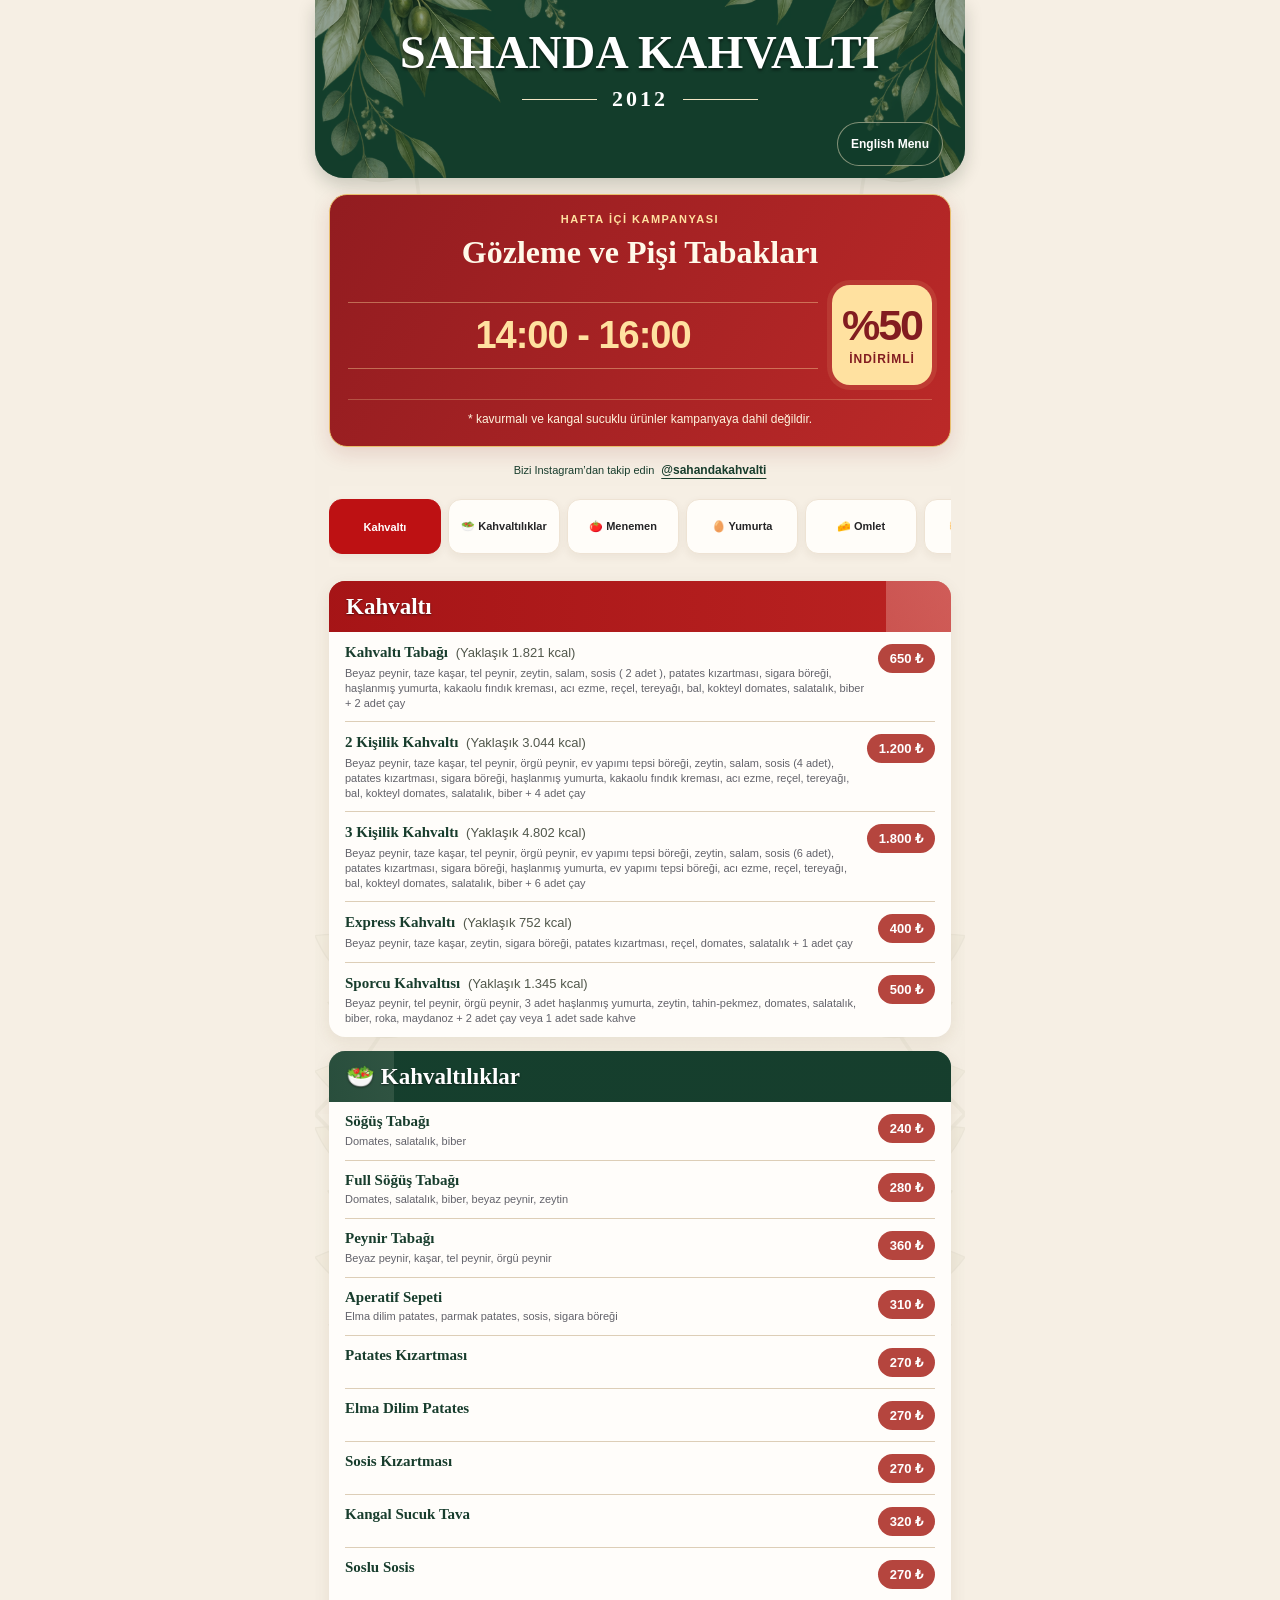
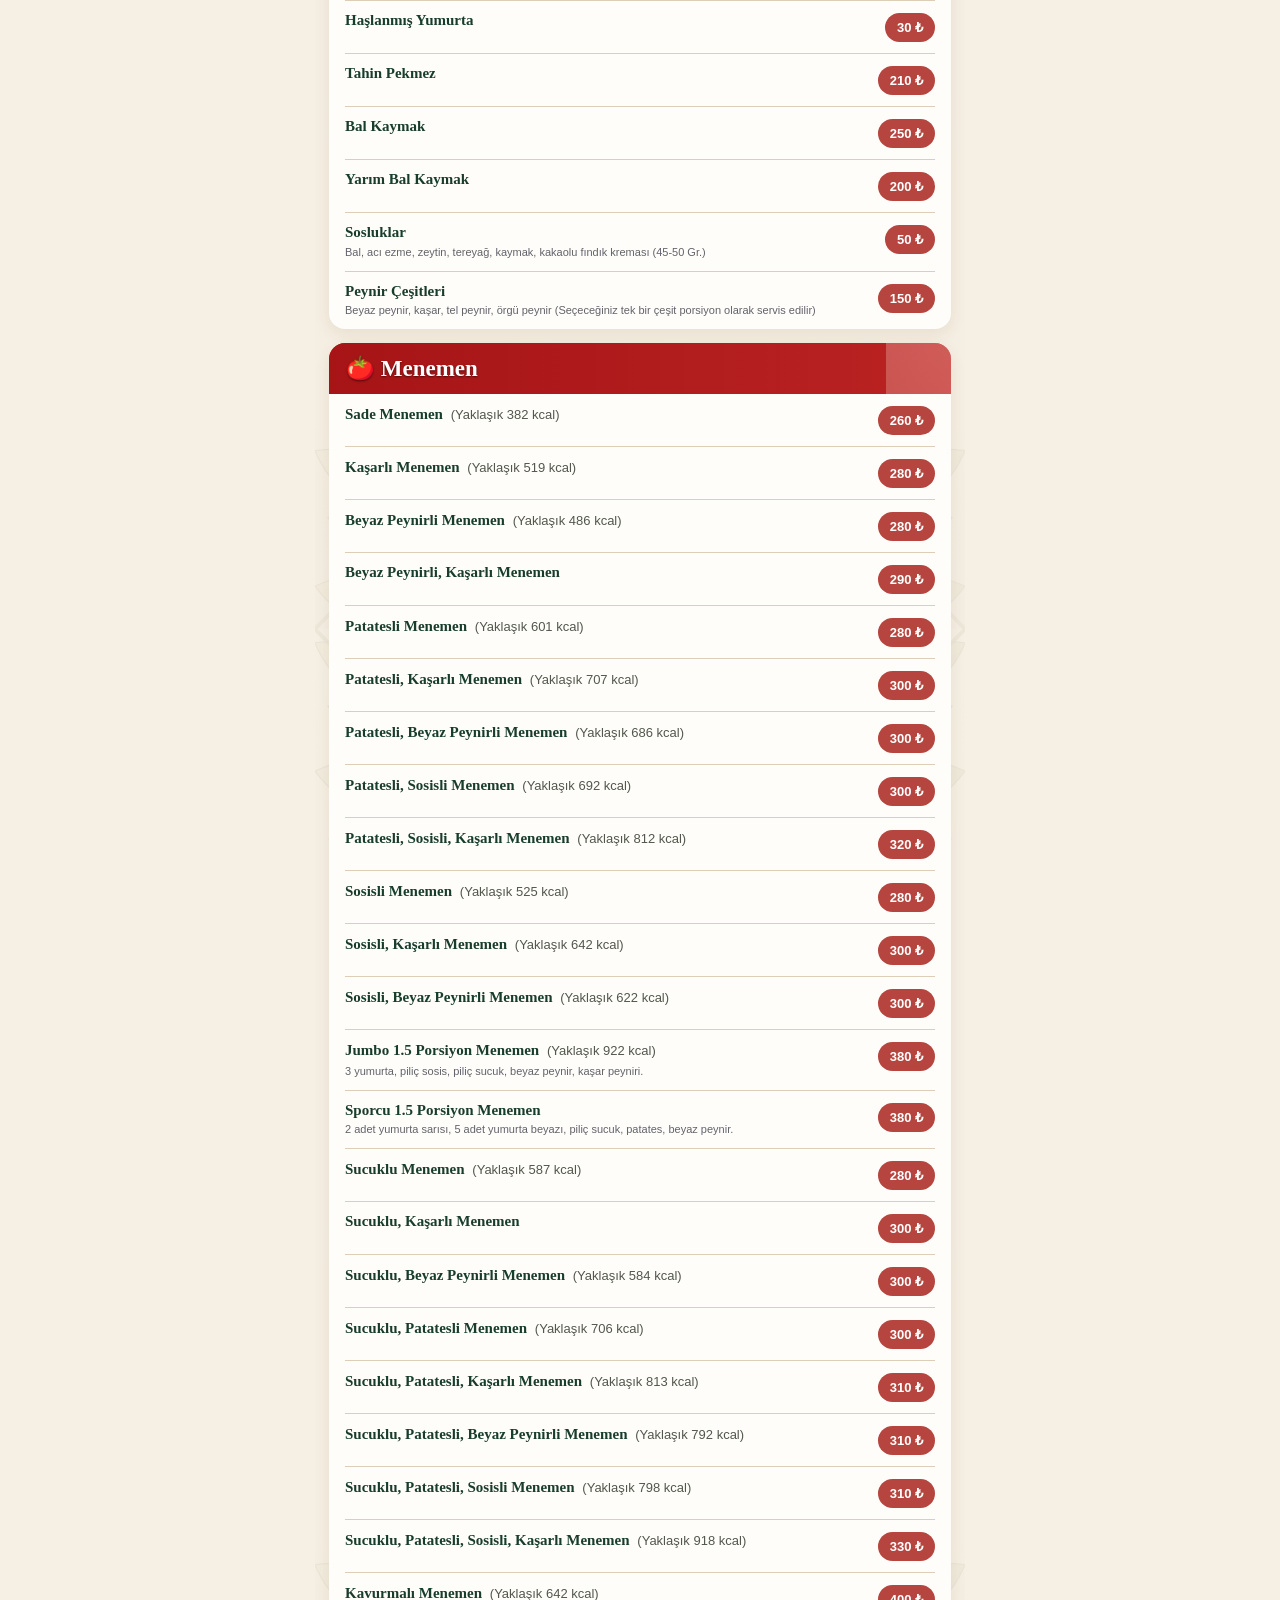
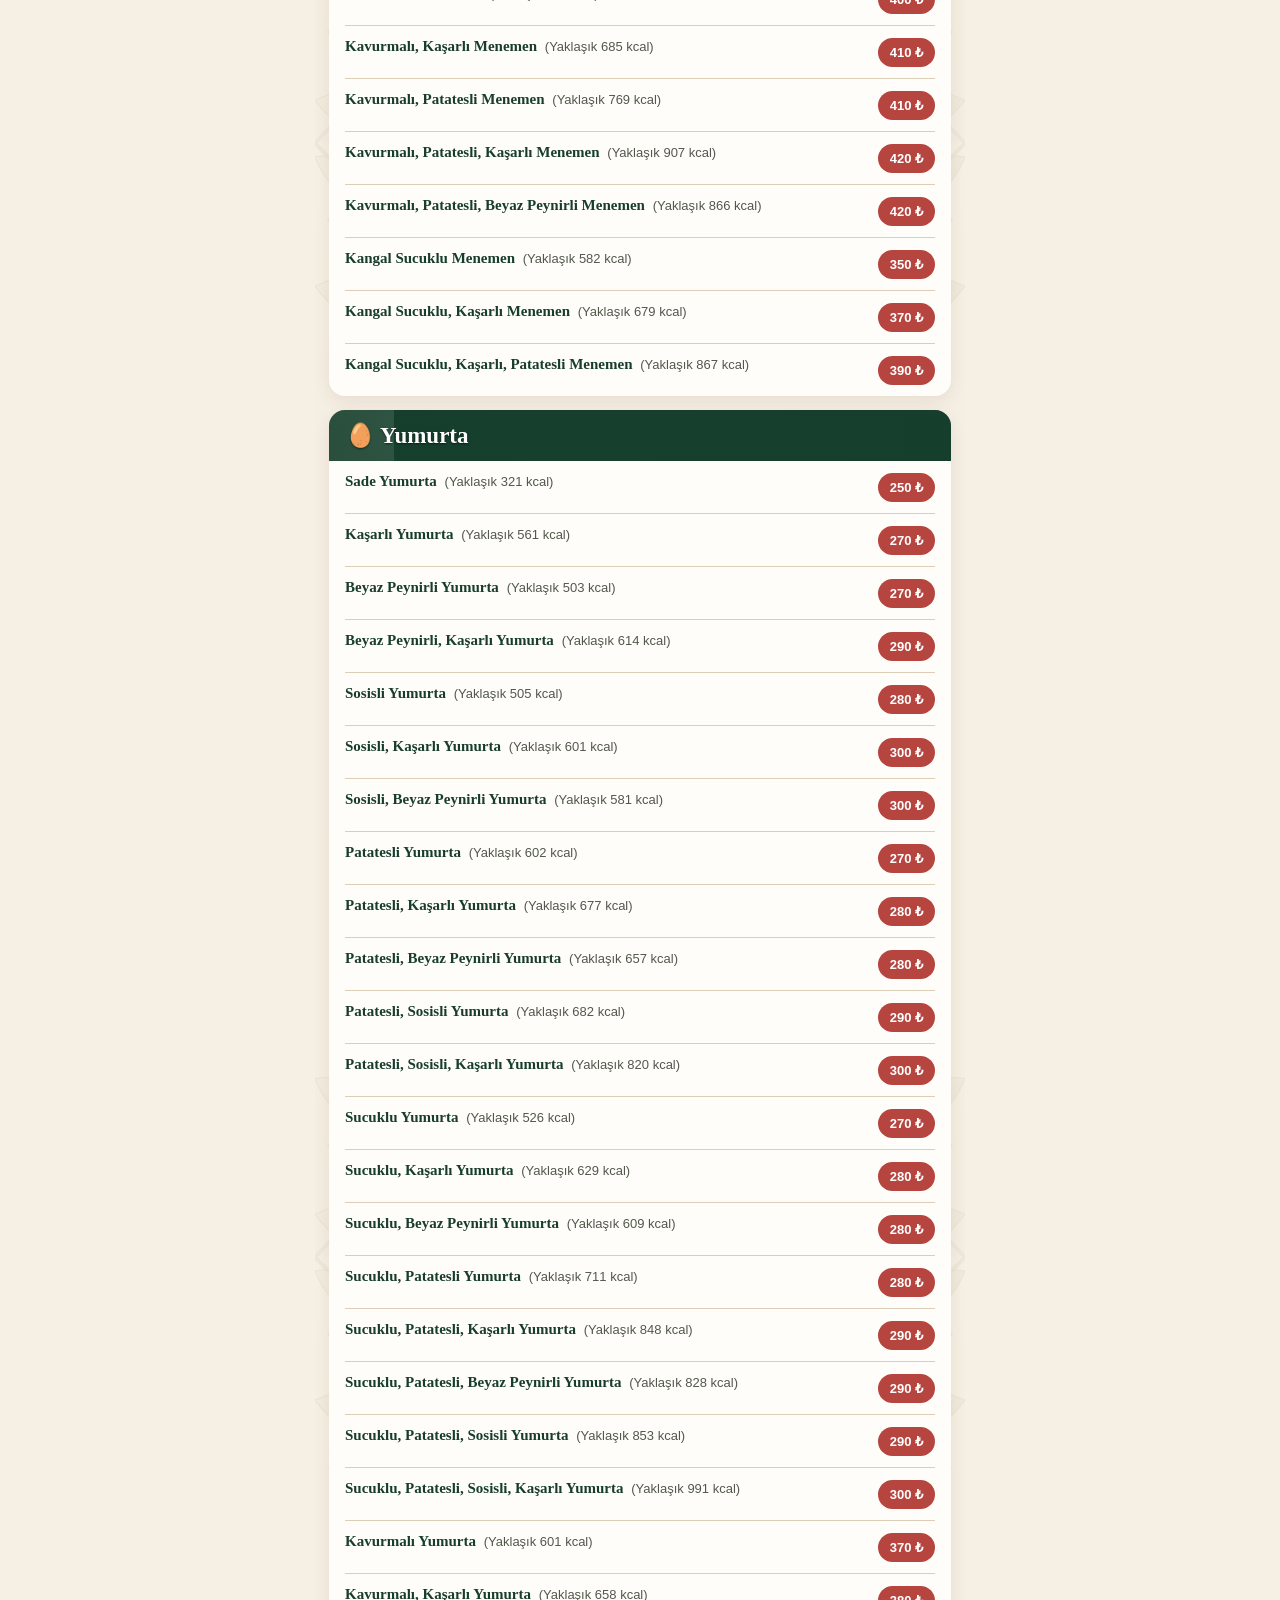
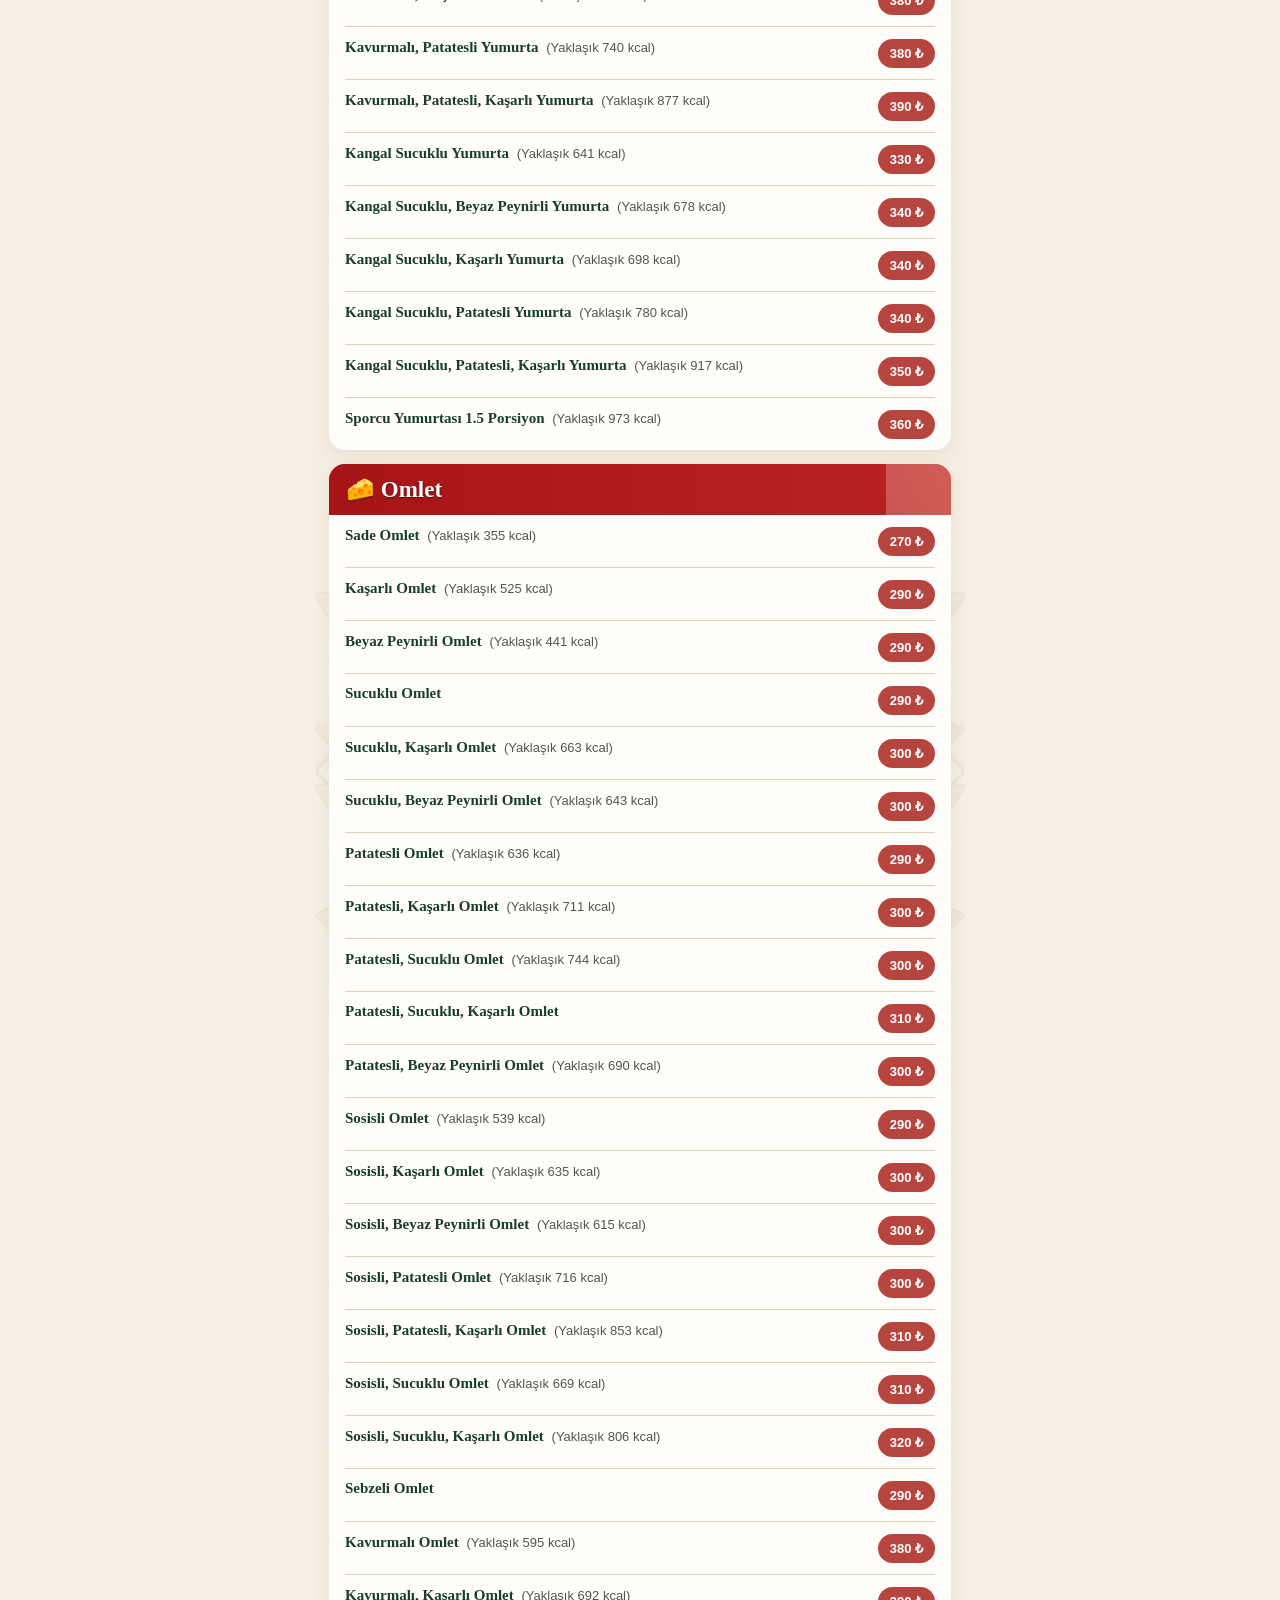
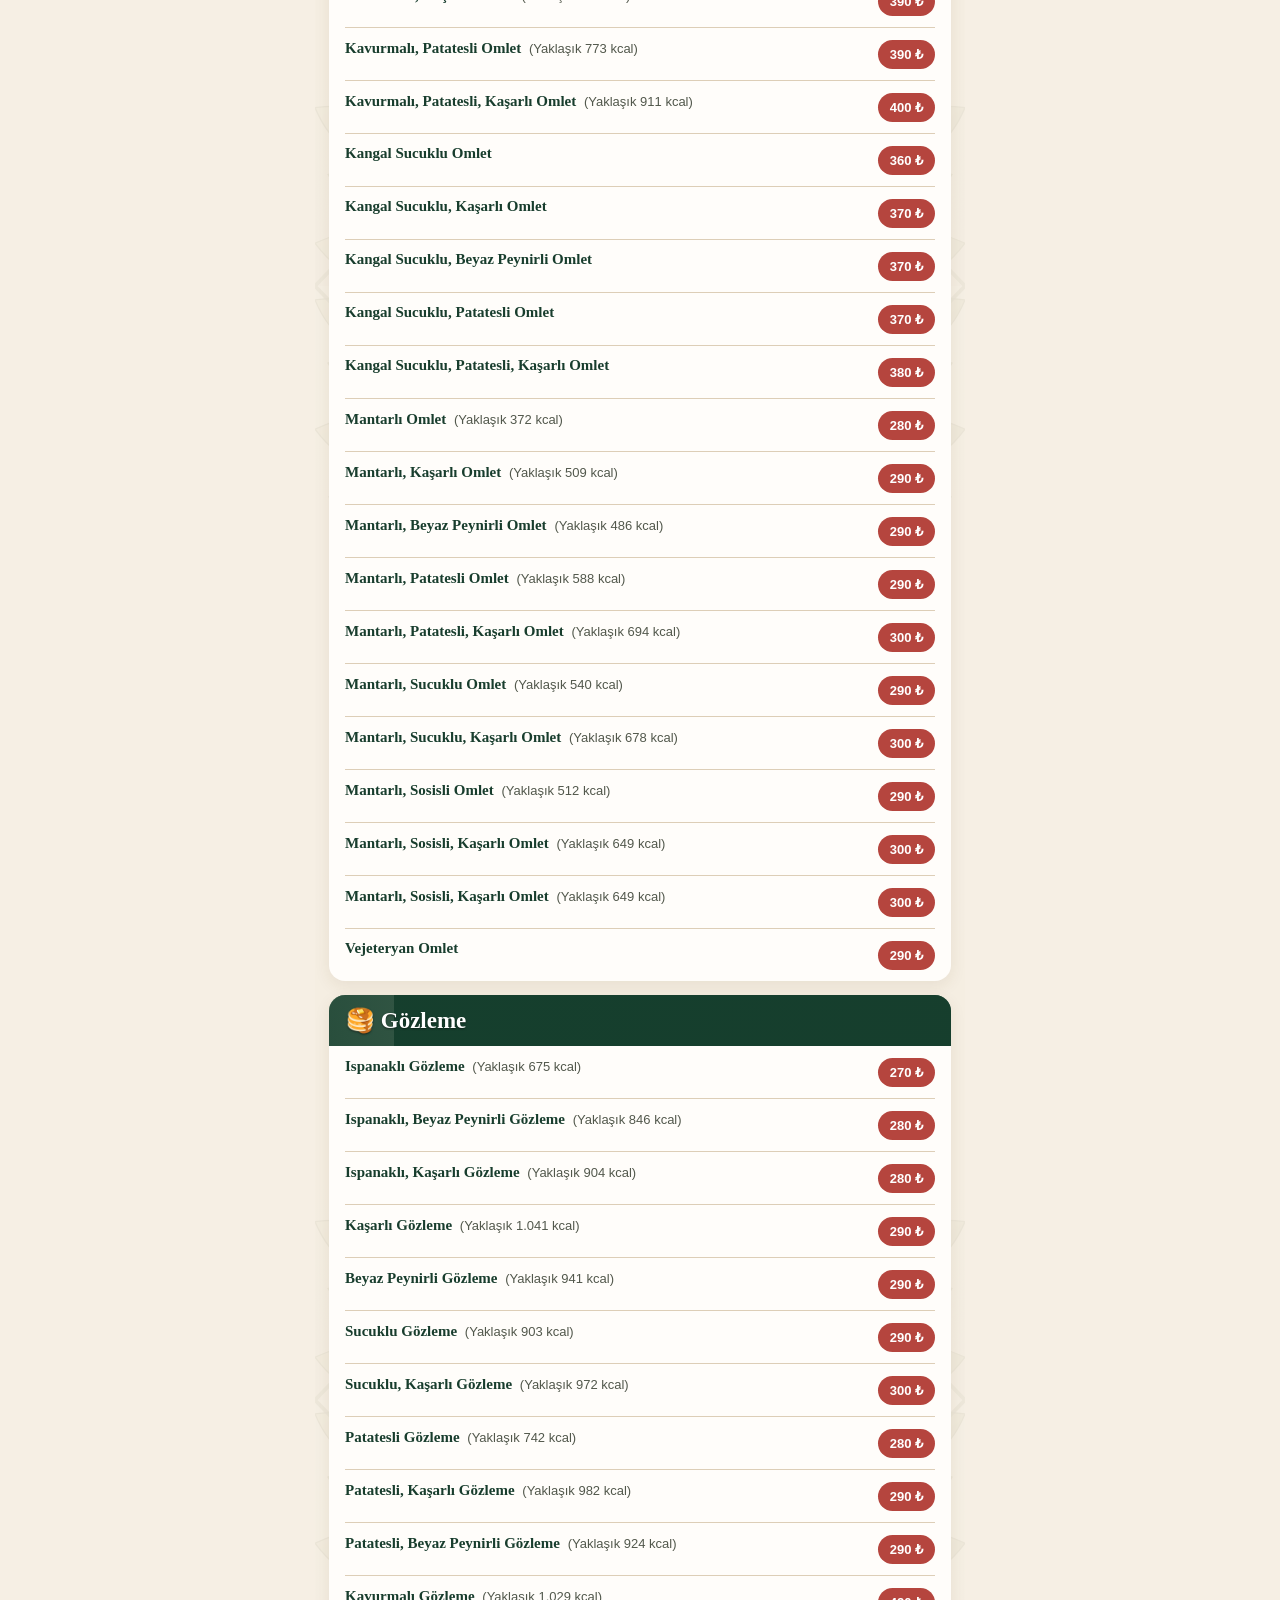
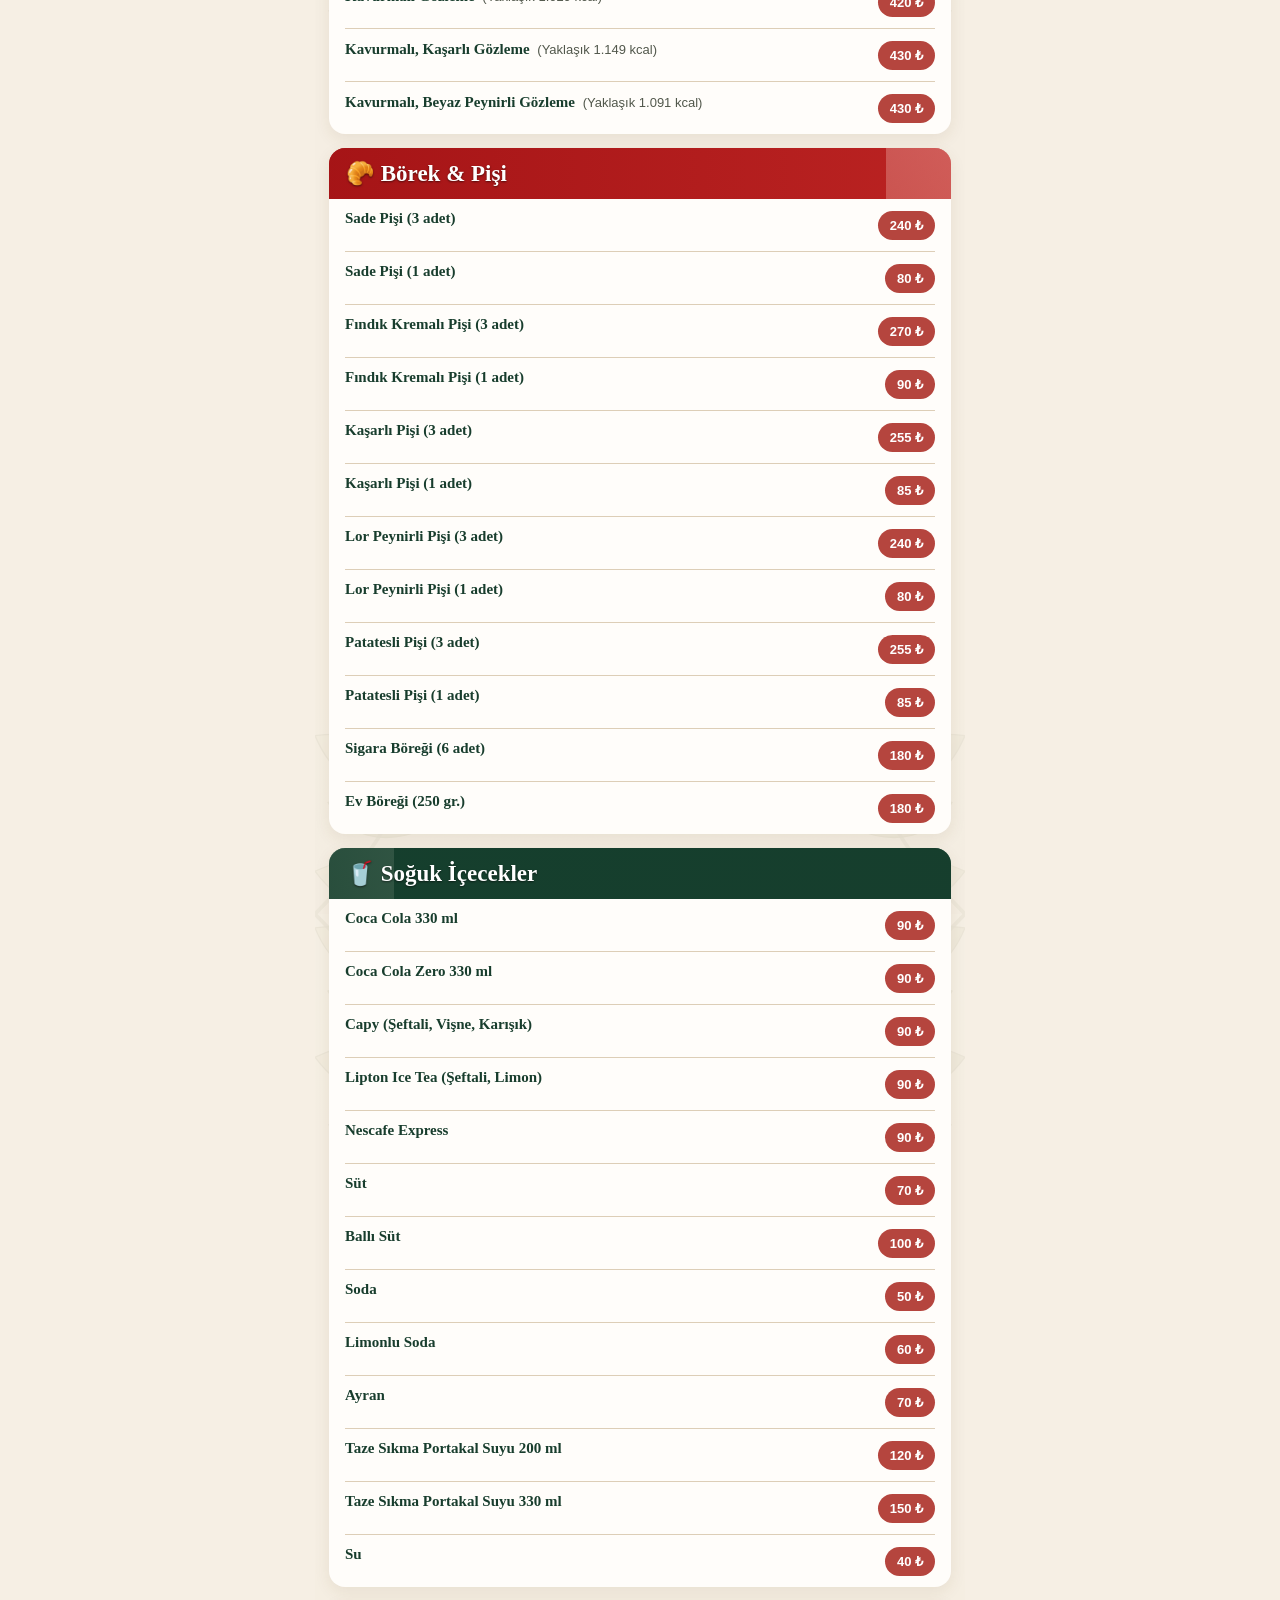
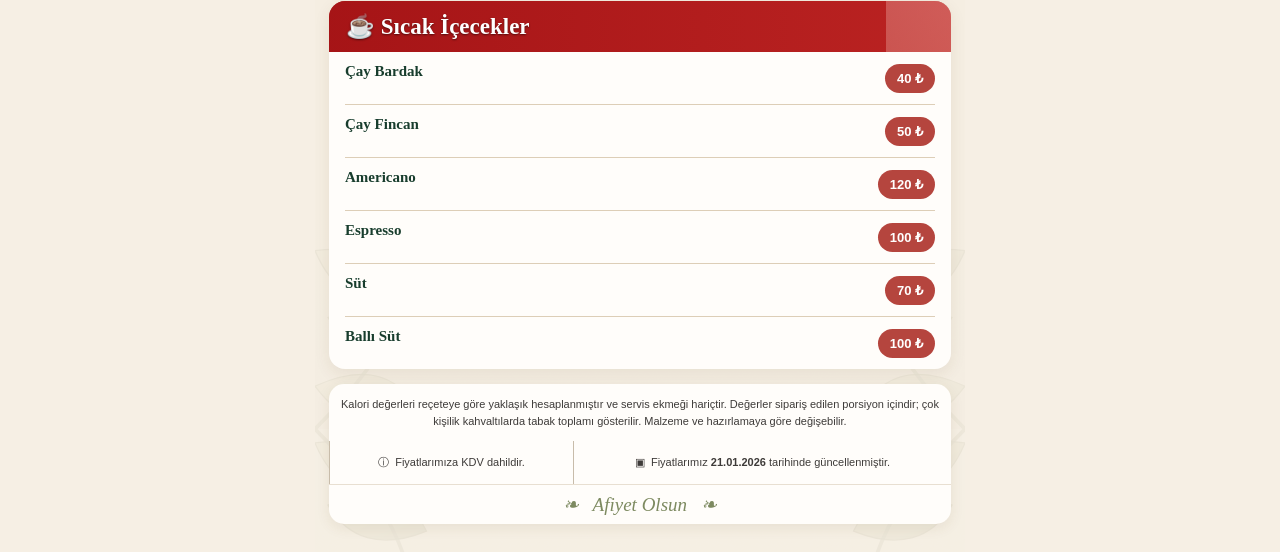
<file: index.html>
<!doctype html>
<html lang="tr">
<head>
  <meta charset="utf-8">
  <meta name="viewport" content="width=device-width, initial-scale=1">
  <title>SAHANDA KAHVALTI 2012 | Menü</title>
  <meta name="description" content="SAHANDA KAHVALTI 2012 dijital menü">
  <style>:root{--cream:#f6efe4;--paper:#fffdfa;--green:#153f2d;--red:#bd1113;--line:#e8dfd1;--ink:#252527}*{box-sizing:border-box}html{scroll-behavior:smooth}body{margin:0;color:var(--ink);font-family:Arial,sans-serif}.menu-page{background:var(--cream) url('botanical-frame.svg') center top/100% auto repeat-y}.menu-shell{max-width:650px;margin:auto;min-height:100vh;padding:0 14px 28px;background:#f6efe4e8}.menu-header{position:relative;overflow:hidden;margin:0 -14px;padding:30px 22px 26px;text-align:center;color:#fff;background:var(--green) url('botanical-frame.svg') center 19%/cover no-repeat;border-radius:0 0 29px 29px;box-shadow:0 7px 18px #17261933}.menu-header:after{content:'';position:absolute;inset:0;background:#123d2b80;z-index:0}.menu-header h1,.header-line{position:relative;z-index:1}.menu-header h1{margin:0;font:700 clamp(29px,7vw,46px)/1 Georgia,serif;letter-spacing:.2px;text-shadow:0 2px 3px #0008}.header-line{display:flex;gap:15px;justify-content:center;align-items:center;margin-top:10px;color:#f3e5c5;font:700 22px Georgia,serif;letter-spacing:3px}.header-line i{width:75px;height:1px;background:#f3e5c5}.category-nav{position:sticky;top:0;z-index:3;display:flex;gap:7px;overflow:auto;padding:13px 0;background:#f6efe4eF;backdrop-filter:blur(8px)}.category-nav a{display:flex;flex:0 0 112px;height:55px;flex-direction:column;gap:3px;align-items:center;justify-content:center;text-decoration:none;text-align:center;color:#252527;background:#fffdf9;border-radius:13px;border:1px solid #eee3d4;font-weight:700;font-size:11px;box-shadow:0 3px 8px #593b1612}.category-nav a[aria-current="location"]{background:#bd1113;color:#fff;border-color:#bd1113}.menu-category{overflow:hidden;margin:14px 0;border-radius:16px;background:#fffdfa;box-shadow:0 5px 16px #5a421916}.category-heading{position:relative;min-height:51px;display:flex;align-items:center;padding:11px 17px;color:#fff;background:var(--red) url('botanical-frame.svg') right center/auto 220% no-repeat}.menu-category:nth-of-type(even) .category-heading{background-color:var(--green);background-position:left center}.category-heading:after{content:'';position:absolute;inset:0;background:linear-gradient(90deg,#a40f12e6,#bd1113a8);z-index:0}.menu-category:nth-of-type(even) .category-heading:after{background:linear-gradient(90deg,#153f2de8,#153f2da1)}.category-heading h2{position:relative;z-index:1;margin:0;font:700 23px Georgia,serif;text-shadow:0 1px 2px #0008}.leaf{display:none}.items{padding:0 16px}.menu-item{display:grid;grid-template-columns:1fr auto;gap:12px;align-items:start;padding:11px 0;border-bottom:1px solid var(--line)}.menu-item:last-child{border:0}.menu-item h3{margin:0;font-size:15px;line-height:1.18}.menu-item p{margin:3px 0 0;color:#62626a;font-size:11px;line-height:1.35}.menu-item strong{margin-top:1px;white-space:nowrap;padding:7px 12px;border-radius:999px;background:var(--red);color:#fff;font-size:13px}footer{display:grid;grid-template-columns:1fr 1.55fr;position:relative;margin-top:15px;overflow:hidden;text-align:center;border-radius:15px;background:#fffdfa;box-shadow:0 4px 14px #5a421916}footer p{margin:0;padding:14px 9px;color:#3e3b39;font-size:11px;line-height:1.35}footer p+p{border-left:1px solid #c8bcaa}footer em{grid-column:1/-1;padding:8px;color:#7d8a60;font:italic 19px Georgia,serif;border-top:1px solid #e8dfd1}@media(max-width:480px){.menu-shell{padding:0 10px 25px}.menu-header{margin:0 -10px;padding:27px 12px 23px}.menu-header h1{font-size:30px}.category-nav{margin:0 -2px}.category-nav a{flex-basis:100px;height:52px}.menu-category{margin:12px 0}.category-heading h2{font-size:21px}.items{padding:0 14px}.menu-item{gap:8px;padding:10px 0}.menu-item h3{font-size:14px}.menu-item strong{font-size:12px;padding:7px 10px}footer{grid-template-columns:1fr}footer p+p{border-left:0;border-top:1px solid #c8bcaa}}

:root{--cream:#f6efe2;--green:#183d2d;--red:#b5453e;--line:#ddceb7}*{box-sizing:border-box}body{margin:0;background:var(--cream);font-family:Arial,sans-serif;color:#292521}.admin-shell{max-width:920px;margin:auto;padding:26px 16px 56px}header a{color:var(--green);font-weight:bold;text-decoration:none}h1,h2,h3{font-family:Georgia,serif;color:var(--green)}h1{margin:13px 0 5px;font-size:36px}header p{margin-top:0;color:#655e55}.notice{background:#fff7e5;border-left:5px solid #c58331;padding:13px 15px;border-radius:8px;font-size:14px;line-height:1.5;margin:22px 0}.card,.category-card{background:#fffdf8;border:1px solid #ebdfcc;border-radius:14px;padding:17px;margin:16px 0;box-shadow:0 4px 12px #4f3e1b0c}.settings{display:grid;grid-template-columns:repeat(2,minmax(0,1fr));gap:12px}.settings h2{grid-column:1/-1;margin:0;font-size:22px}label{display:block;font-size:12px;font-weight:bold;color:#4a443c}input{display:block;width:100%;padding:9px;border:1px solid var(--line);border-radius:7px;margin-top:5px;font:inherit;background:#fff}.toolbar{display:flex;gap:8px;flex-wrap:wrap;margin:18px 0}button{border:1px solid #cfc0a8;border-radius:8px;background:#fffaf1;color:var(--green);font-weight:bold;padding:10px 13px;cursor:pointer}.primary{background:var(--green);color:#fff;border-color:var(--green)}.danger,.remove-item,.remove-category{color:#9b302b}.category-top{display:flex;gap:10px;align-items:flex-end}.category-top label{flex:1}.category-top .icon{max-width:72px}.category-actions{display:flex;gap:7px;margin:12px 0}.item-edit{display:flex;gap:12px;border-top:1px dashed var(--line);padding:12px 0}.fields{display:grid;grid-template-columns:2fr 100px;gap:9px;flex:1}.wide{grid-column:1/-1}.remove-item{align-self:center;border:0;background:none;padding:5px}.add-item{margin-top:4px}@media(max-width:600px){.settings{grid-template-columns:1fr}.fields{grid-template-columns:1fr}.item-edit{gap:4px}.category-top{align-items:flex-end}}

body.admin-mode .menu-shell{display:none}body:not(.admin-mode) .admin-shell{display:none}</style>
<style>
/* Customer navigation and language controls. */
.menu-header{padding-bottom:12px}
.language-row{position:relative;z-index:1;display:flex;justify-content:flex-end;margin-top:10px}
.language-toggle{min-height:44px;padding:8px 13px;border:1px solid #f3e5c580;border-radius:999px;background:#123d2bbd;color:#fff;font-size:12px}
.instagram-panel{display:grid;justify-items:center;gap:3px;padding:13px 10px 8px;text-align:center;color:var(--green)}
.instagram-panel p{margin:0;font-size:12px}
.instagram-panel a{display:inline-flex;align-items:center;min-height:32px;color:var(--green);font-size:14px;font-weight:700;text-underline-offset:4px}
.category-nav{max-width:100%;overscroll-behavior-x:contain}
.category-nav a{padding:4px 7px}
.menu-category{scroll-margin-top:calc(var(--nav-height,81px) + 10px)}
.menu-item{grid-template-columns:minmax(0,1fr) auto}
.menu-item h3,.menu-item p{overflow-wrap:anywhere}
.language-toggle:focus-visible,.instagram-panel a:focus-visible,.category-nav a:focus-visible{outline:3px solid #c58331;outline-offset:2px}
@media(max-width:480px){.menu-header{padding-bottom:10px}.menu-header h1{font-size:clamp(24px,7.4vw,30px)}.language-row{margin-top:8px}.category-nav a{font-size:11px}}
@media(prefers-reduced-motion:reduce){html{scroll-behavior:auto}}
</style>
<style>
/* Weekday offer: visible before category navigation. */
.promo-banner{position:relative;isolation:isolate;overflow:hidden;display:grid;grid-template-columns:minmax(0,1fr) auto;align-items:center;gap:14px;margin:16px 0 0;padding:18px;border:1px solid #e8be6c;border-radius:18px;background:linear-gradient(120deg,#921c20,#bb2928);color:#fff9e9;box-shadow:0 7px 20px #8e201c22}
.promo-banner:before{content:"";position:absolute;z-index:-1;inset:0;background:linear-gradient(110deg,transparent 25%,#ffffff20 45%,transparent 65%);transform:translateX(-110%);animation:promo-shine 2.4s ease-out 2}
.promo-eyebrow{margin:0 0 8px;font-size:11px;font-weight:800;letter-spacing:1.5px;text-transform:uppercase;color:#ffe1a0}
.promo-time{margin:0;padding:11px 8px;border-top:1px solid #ffe1a066;border-bottom:1px solid #ffe1a066;color:#ffe1a0;text-align:center;font-size:clamp(25px,7.3vw,38px);font-weight:900;letter-spacing:-1px;white-space:nowrap;font-variant-numeric:tabular-nums}
.promo-copy{grid-column:1/-1;text-align:center}.promo-banner{text-align:center}.promo-banner h2{margin:0;color:#fff9e9;font:700 clamp(22px,6.4vw,32px)/1.2 Georgia,serif;text-wrap:balance}
.promo-discount{display:grid;justify-items:center;align-content:center;width:100px;height:100px;border-radius:18px;background:#ffe1a0;color:#821c20;box-shadow:0 0 0 5px #ffe1a01a;transform:none}
.promo-note{grid-column:1/-1;margin:0;padding-top:10px;border-top:1px solid #ffe1a044;color:#fff4dd;font-size:12px;line-height:1.5;text-align:center}
.promo-discount strong{font:900 43px/1 Arial,sans-serif;letter-spacing:-2px}
.promo-discount span{margin-top:5px;font-size:12px;font-weight:900;letter-spacing:1px}
.instagram-panel{display:flex;flex-wrap:wrap;justify-content:center;align-items:center;gap:0 7px;padding:7px 2px 0}
.instagram-panel p{font-size:11px}.instagram-panel a{font-size:12px}
@keyframes promo-shine{to{transform:translateX(110%)}}
@media(max-width:360px){.promo-banner{padding:15px 12px;gap:8px}.promo-discount{width:78px;height:86px}.promo-discount strong{font-size:36px}.promo-eyebrow{letter-spacing:1px;font-size:10px}}
@media(prefers-reduced-motion:reduce){.promo-banner:before{animation:none}}
</style>
<style>
.item-calories{display:inline-block;font-family:Arial,sans-serif;font-size:13px;font-weight:500;line-height:1.5;color:#52584c;vertical-align:baseline;margin-left:4px}
#menu-footer .calorie-note{grid-column:1/-1;border:0;padding:12px 8px;font-size:11px;line-height:1.5}
</style>
</head>
<style>.menu-page .menu-header,.menu-page .menu-header h1,.menu-page .menu-header .header-line,.menu-page .category-heading h2{color:#fff!important}.menu-page .menu-header h1{font-family:Georgia,serif!important;text-shadow:0 2px 3px #0008!important}.menu-page .category-heading h2{font-family:Georgia,serif!important}.menu-page .category-heading{color:#fff!important}</style>
<style>.menu-page{background:#f6efe4 url('botanical-frame.svg') center top/650px auto repeat-y!important}.menu-shell{background:#f6efe4e8!important}.menu-header{background:#153f2d url('botanical-frame.png') center 13%/cover no-repeat!important}.menu-header:after{background:#123d2b70!important}</style><body class="menu-page">
  <main class="menu-shell">
    <header class="menu-header">
      <h1>SAHANDA KAHVALTI</h1>
      <div class="header-line" aria-hidden="true"><i></i><b>2012</b><i></i></div>
      <div class="language-row"><button class="language-toggle" id="language-toggle" type="button" lang="en">English Menu</button></div>
    </header>
    <aside class="promo-banner" aria-labelledby="promo-title">
      <div class="promo-copy">
        <p class="promo-eyebrow" id="promo-eyebrow">Hafta içi kampanyası</p>
        <h2 id="promo-title">Gözleme ve Pişi Tabakları</h2>
      </div>
      <p class="promo-time">14:00 - 16:00</p>
      <div class="promo-discount"><strong id="promo-percent">%50</strong><span id="promo-label">İNDİRİMLİ</span></div>
      <p class="promo-note" id="promo-note">* kavurmalı ve kangal sucuklu ürünler kampanyaya dahil değildir.</p>
    </aside>
    <aside class="instagram-panel"><p id="instagram-callout">Bizi Instagram’dan takip edin</p><a href="https://www.instagram.com/sahandakahvalti/" target="_blank" rel="noopener noreferrer">@sahandakahvalti</a></aside>
    <nav class="category-nav" id="category-nav" aria-label="Menü kategorileri"></nav>
    <div id="menu-content"></div>
    <footer id="menu-footer"></footer>
  </main>
  <script src="menu-data.js?v=6b6350dd"></script><script>document.body.classList.toggle("admin-mode",new URLSearchParams(location.search).has("yonetim"));</script><script src="menu-en.js?v=20260929"></script>
  <script src="menu-calories.js?v=20261021"></script>
  <script src="menu.js?v=20261021-calories2"></script>

  <main class="admin-shell">
    <header><a href="index.html">← Menüye dön</a><h1>Menü Yönetimi</h1><p>Değişikliklerini burada yap, sonra tek dosya olarak indir.</p></header>
    <section class="notice"><b>Önemli:</b> Bu ekran değişiklikleri yalnızca bu bilgisayarda saklar. İşin bittiğinde “Veriyi indir” ile oluşan <code>menu-data.js</code> dosyasını GitHub’daki aynı dosyanın yerine koyarak QR menünü güncellersin.</section>
    <section class="settings card"><h2>Genel bilgiler</h2><label>Marka adı<input id="brand" type="text"></label><label>Kuruluş yılı<input id="year" type="text"></label><label>Fiyat güncelleme tarihi<input id="updatedAt" type="text" placeholder="gg.aa.yyyy"></label><label>KDV notu<input id="taxNote" type="text"></label></section>
    <div class="toolbar"><button class="primary" id="add-category">+ Yeni kategori</button><button id="download">↓ Veriyi indir</button><button id="preview">Menüyü önizle ↗</button><button class="danger" id="reset">Baştaki veriye dön</button></div>
    <div id="categories"></div>
  </main>
  <template id="item-template"><article class="item-edit"><div class="fields"><label>Ürün adı<input class="item-name" type="text"></label><label>Fiyat (₺)<input class="item-price" type="number" min="0" step="1"></label><label class="wide">Açıklama (isteğe bağlı)<input class="item-description" type="text"></label></div><button class="remove-item" title="Ürünü sil">Sil</button></article></template>
  <script src="admin.js?v=712cf476"></script>
<script>document.querySelectorAll('.menu-header h1,.menu-header .header-line,.category-heading h2').forEach(e=>e.style.setProperty('color','#fff','important'));</script></body>
</html>
</file>
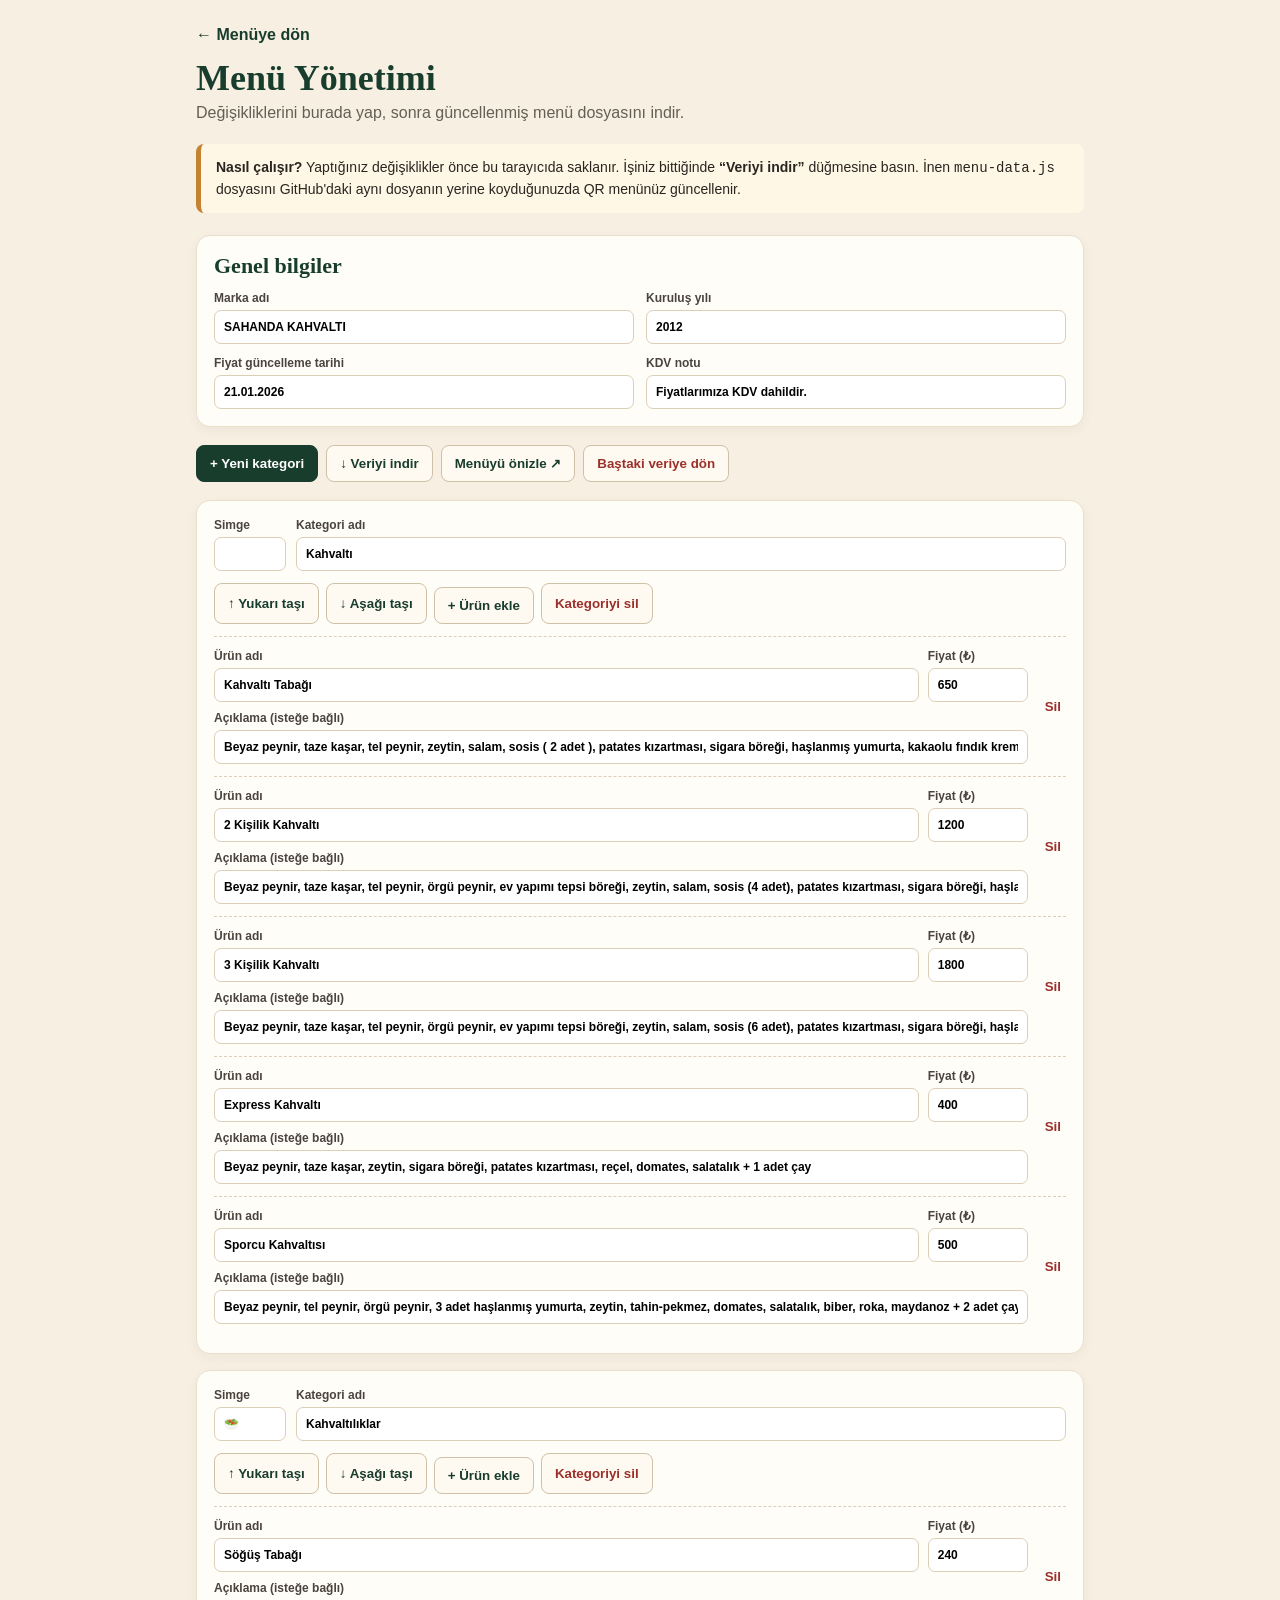
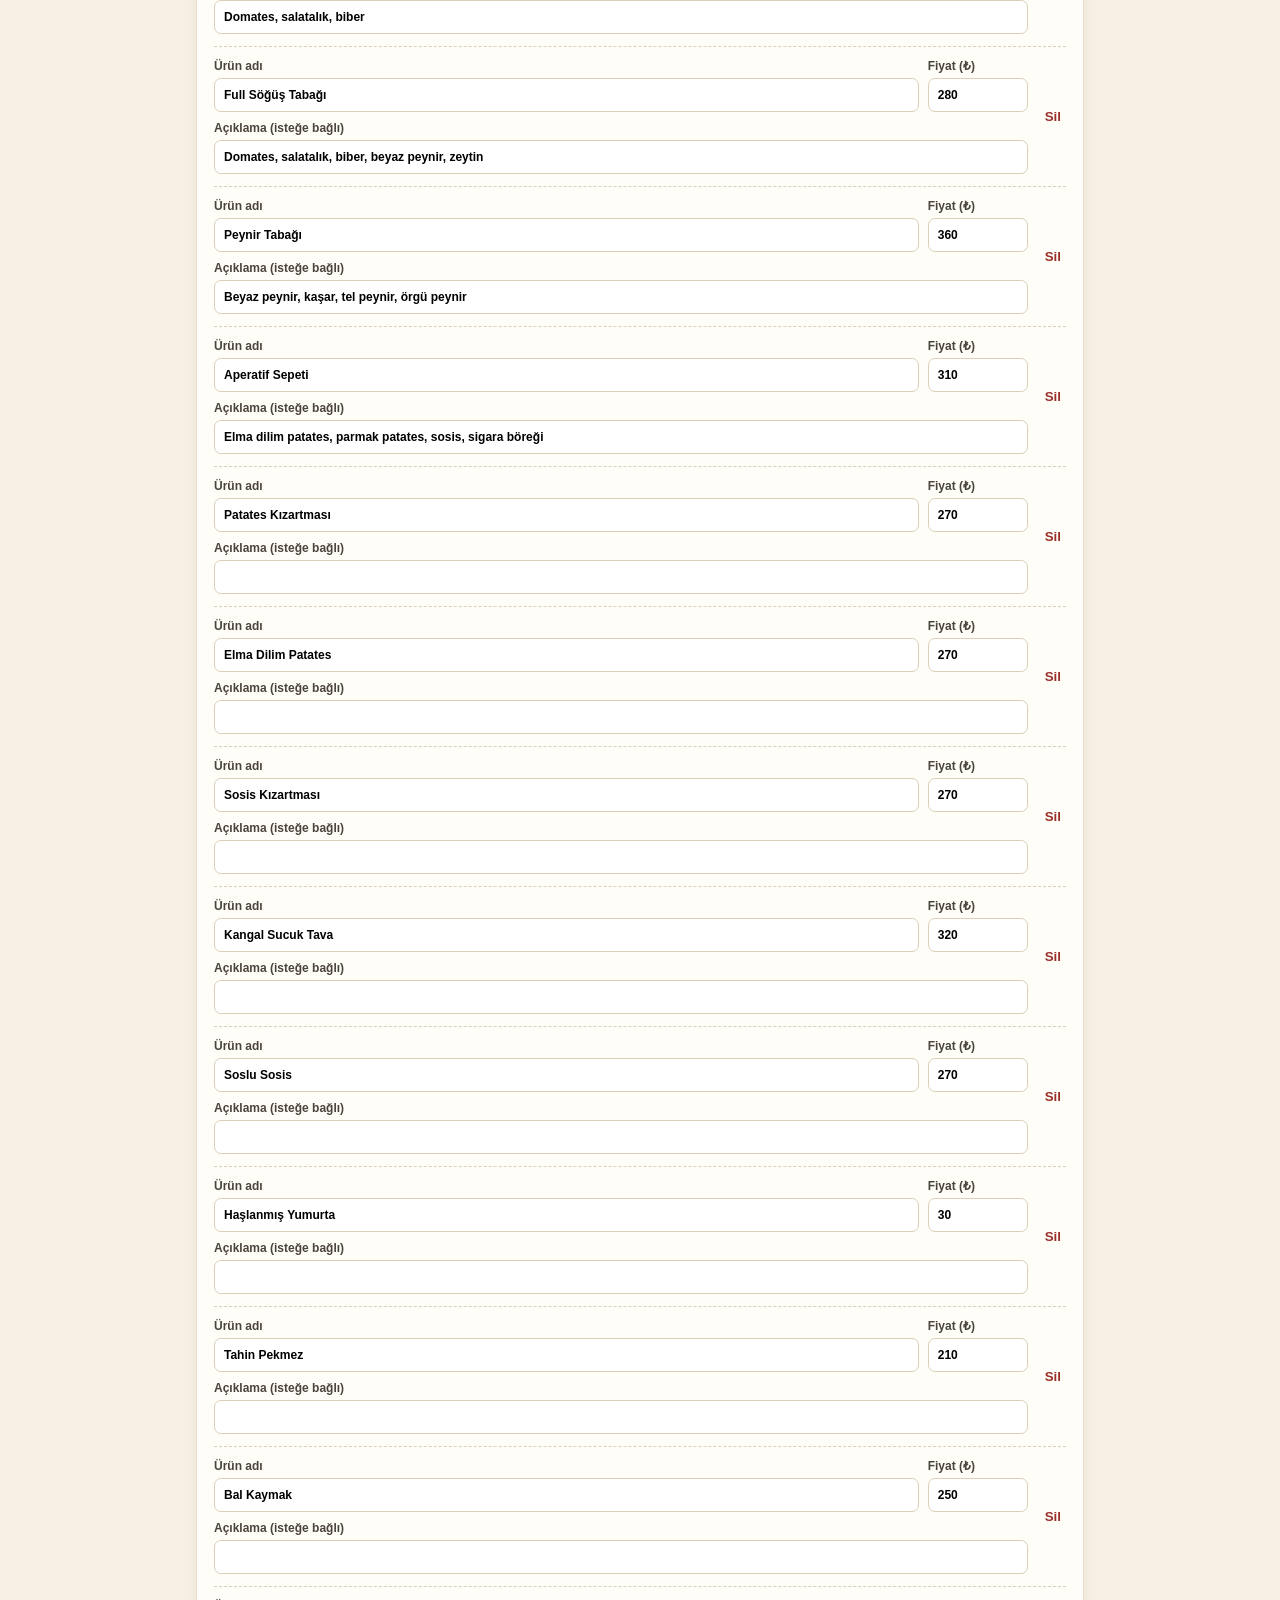
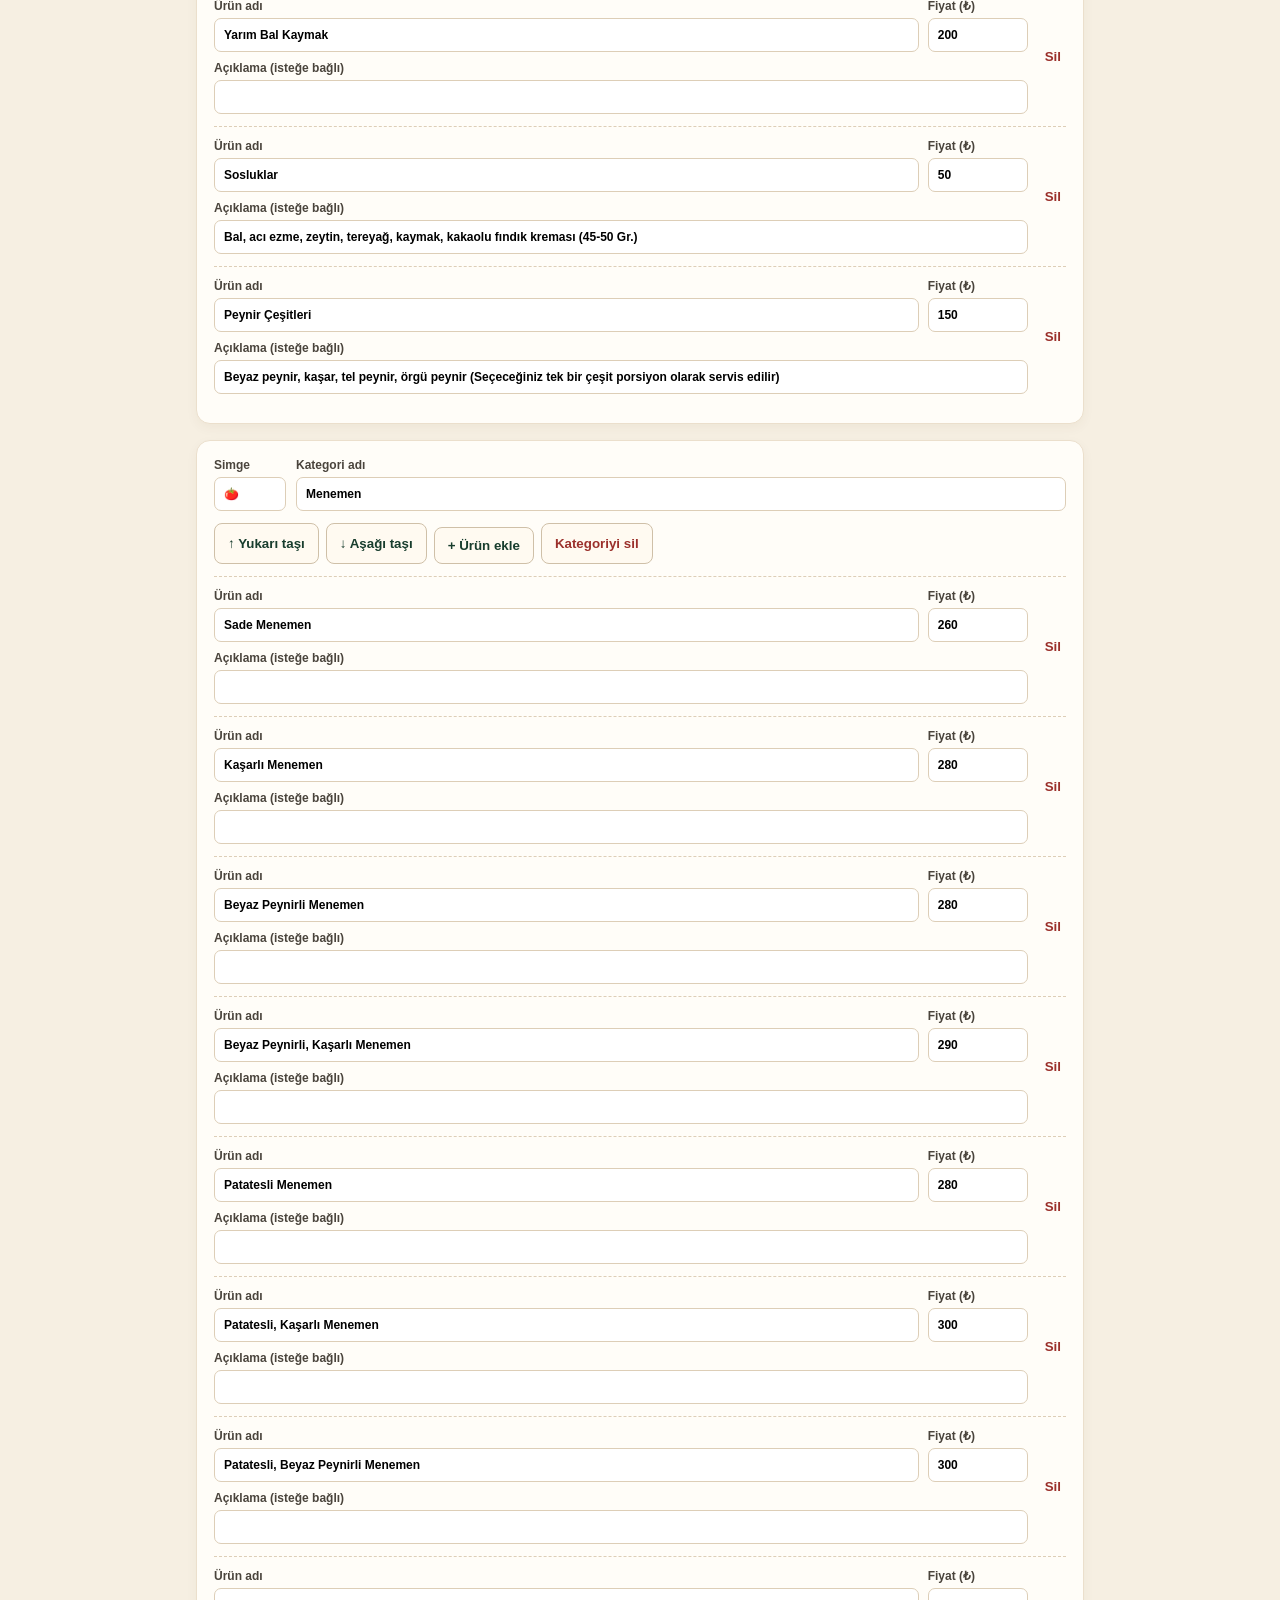
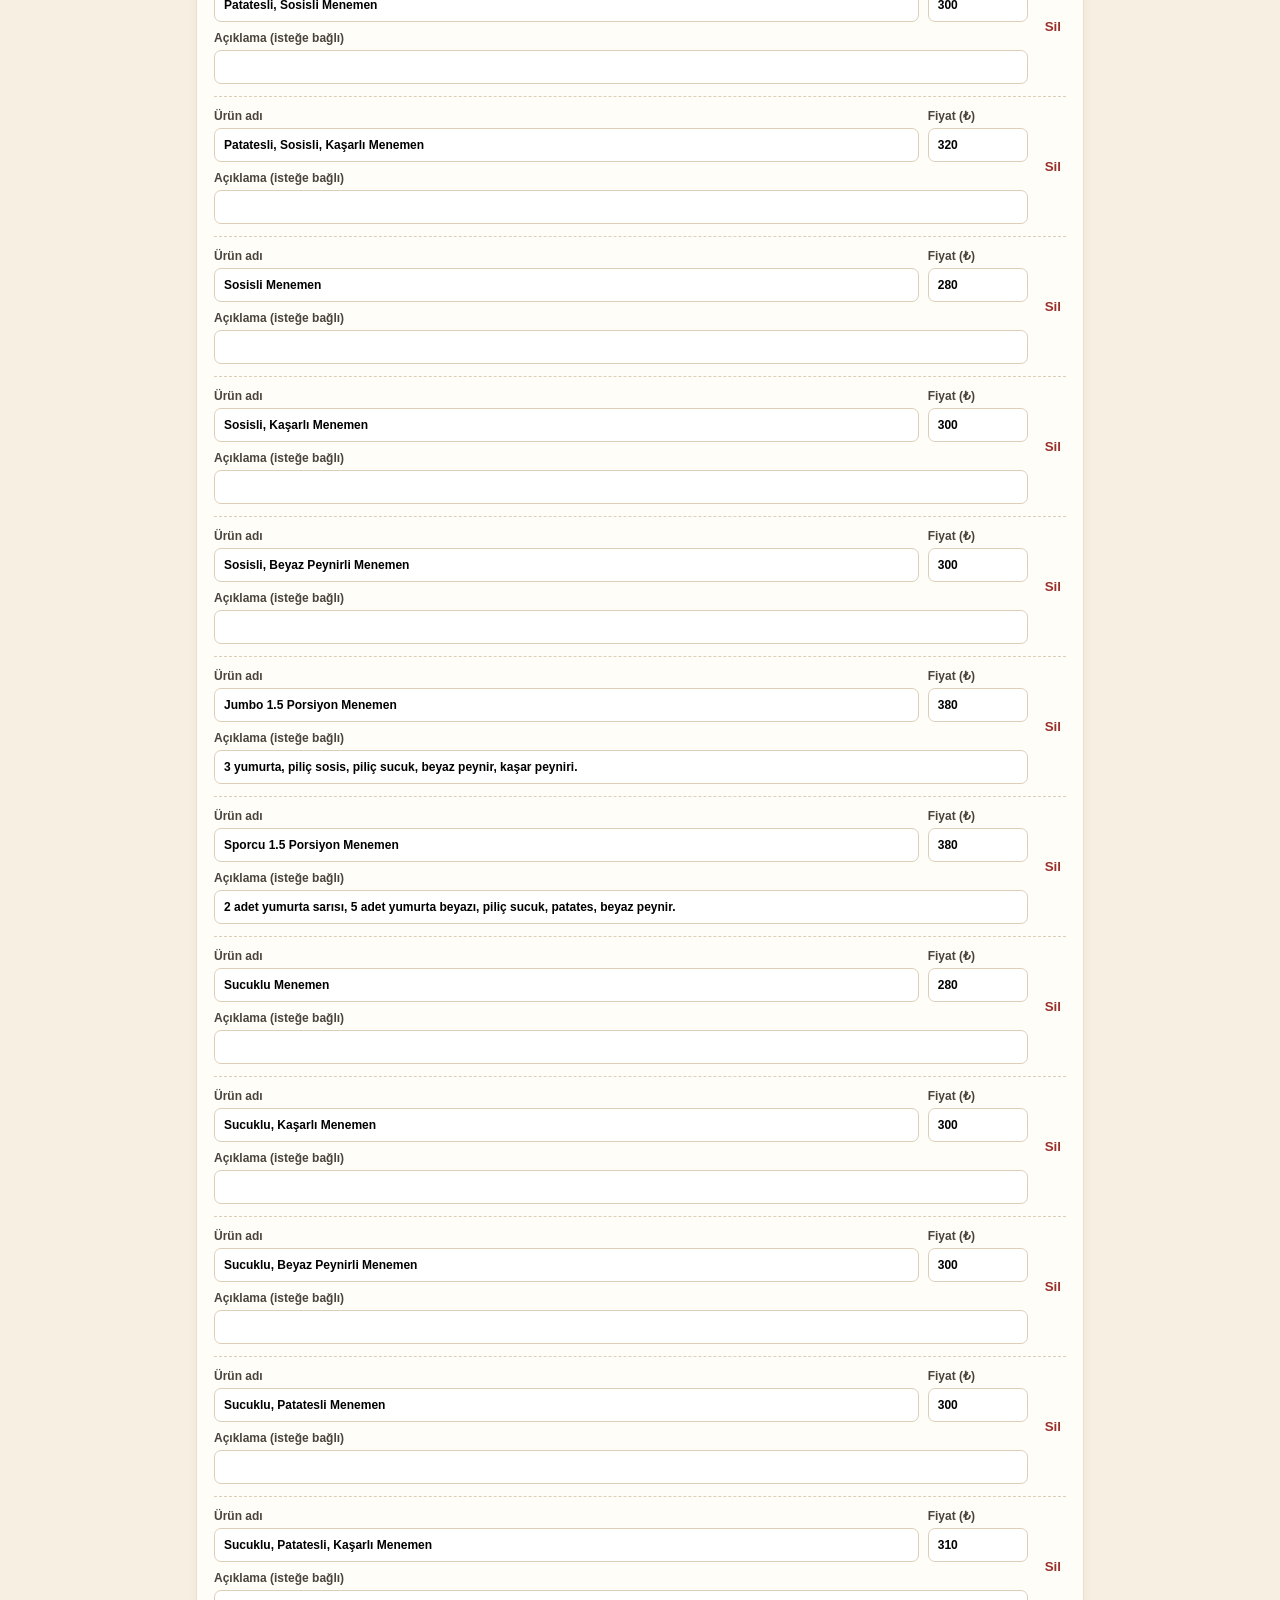
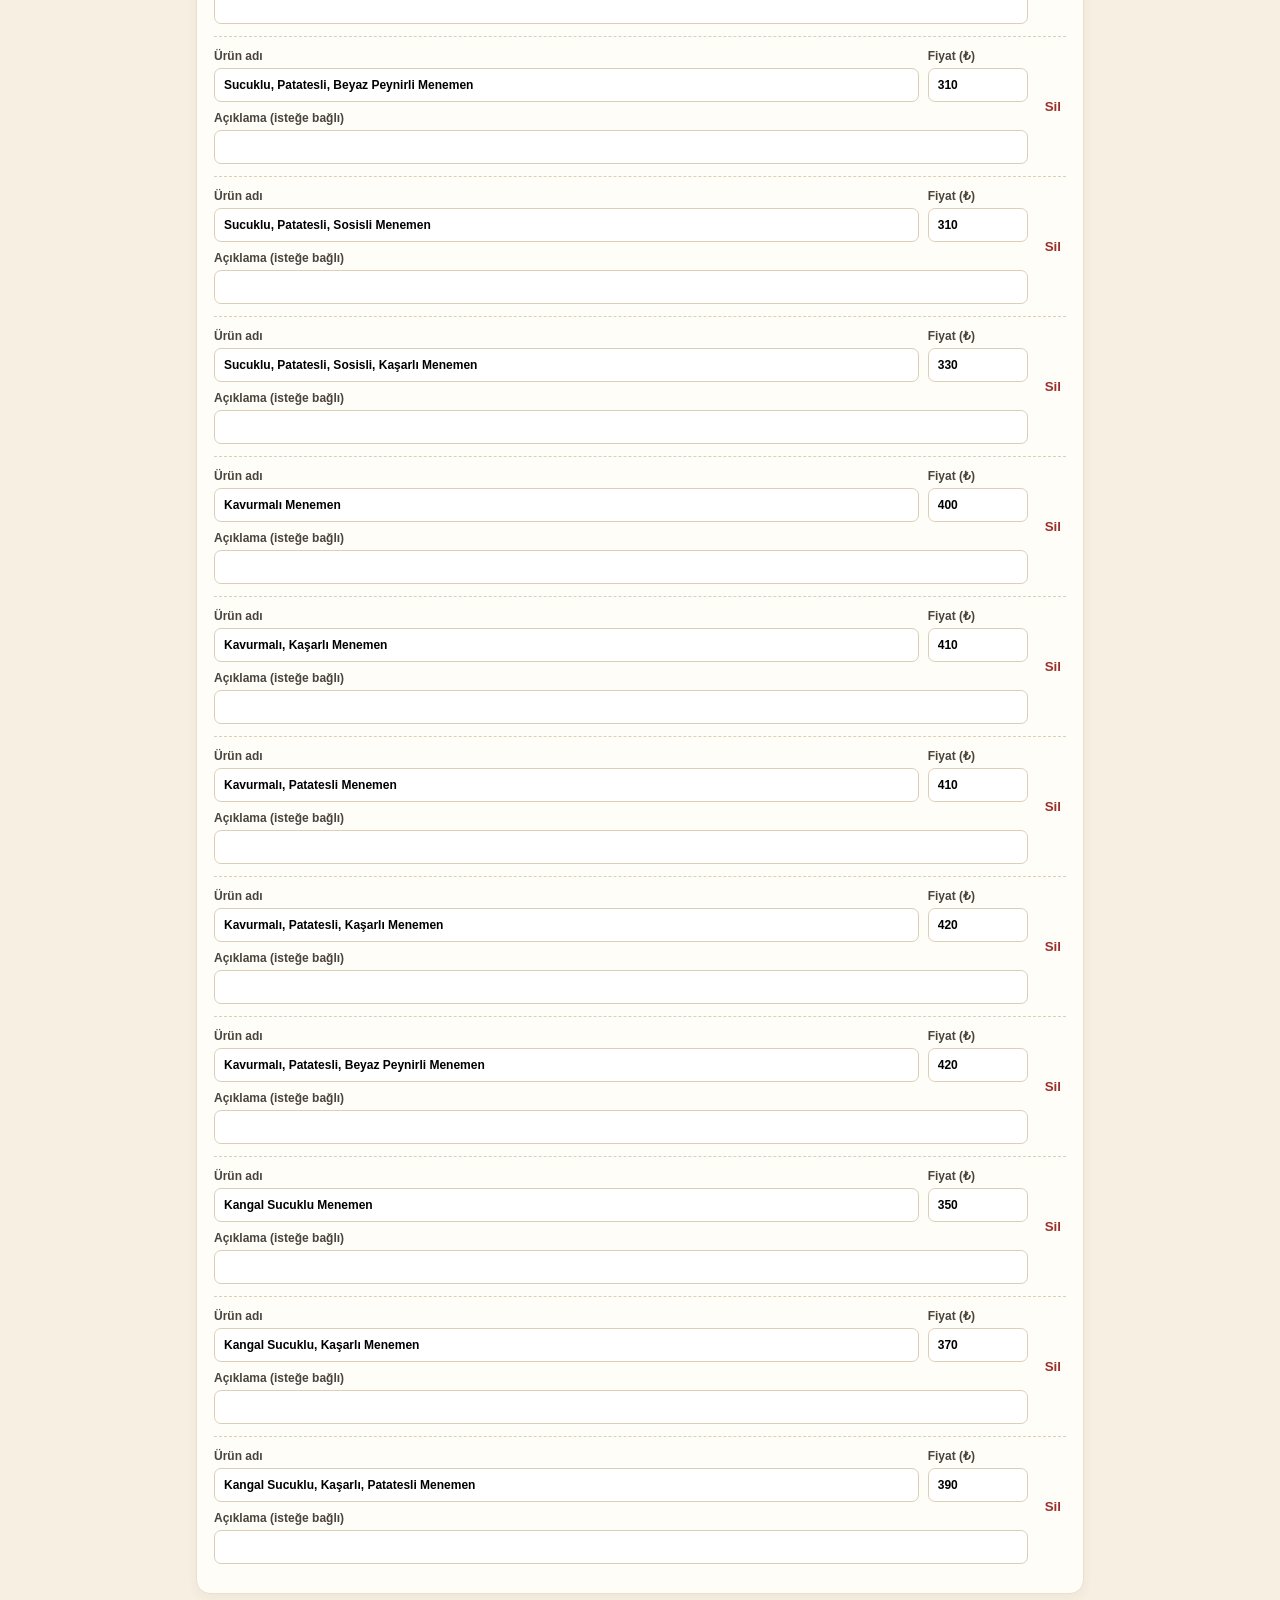
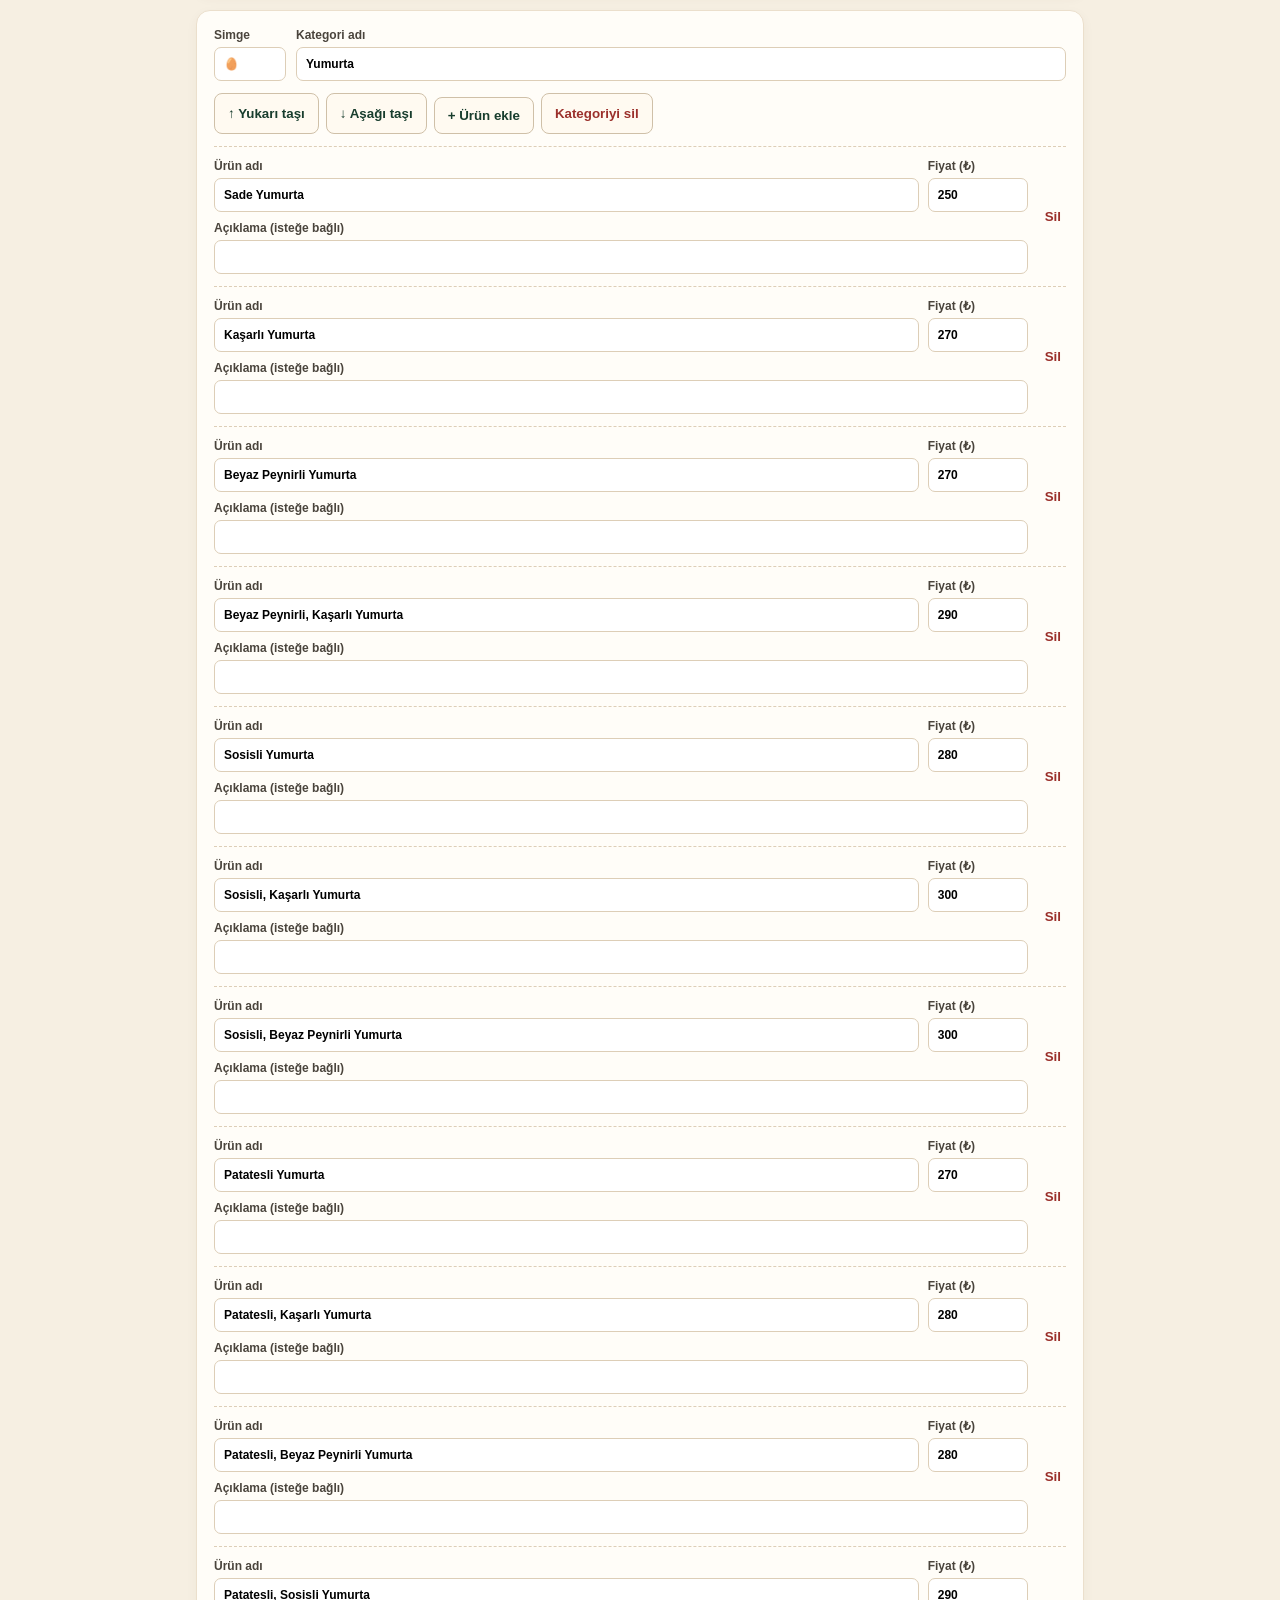
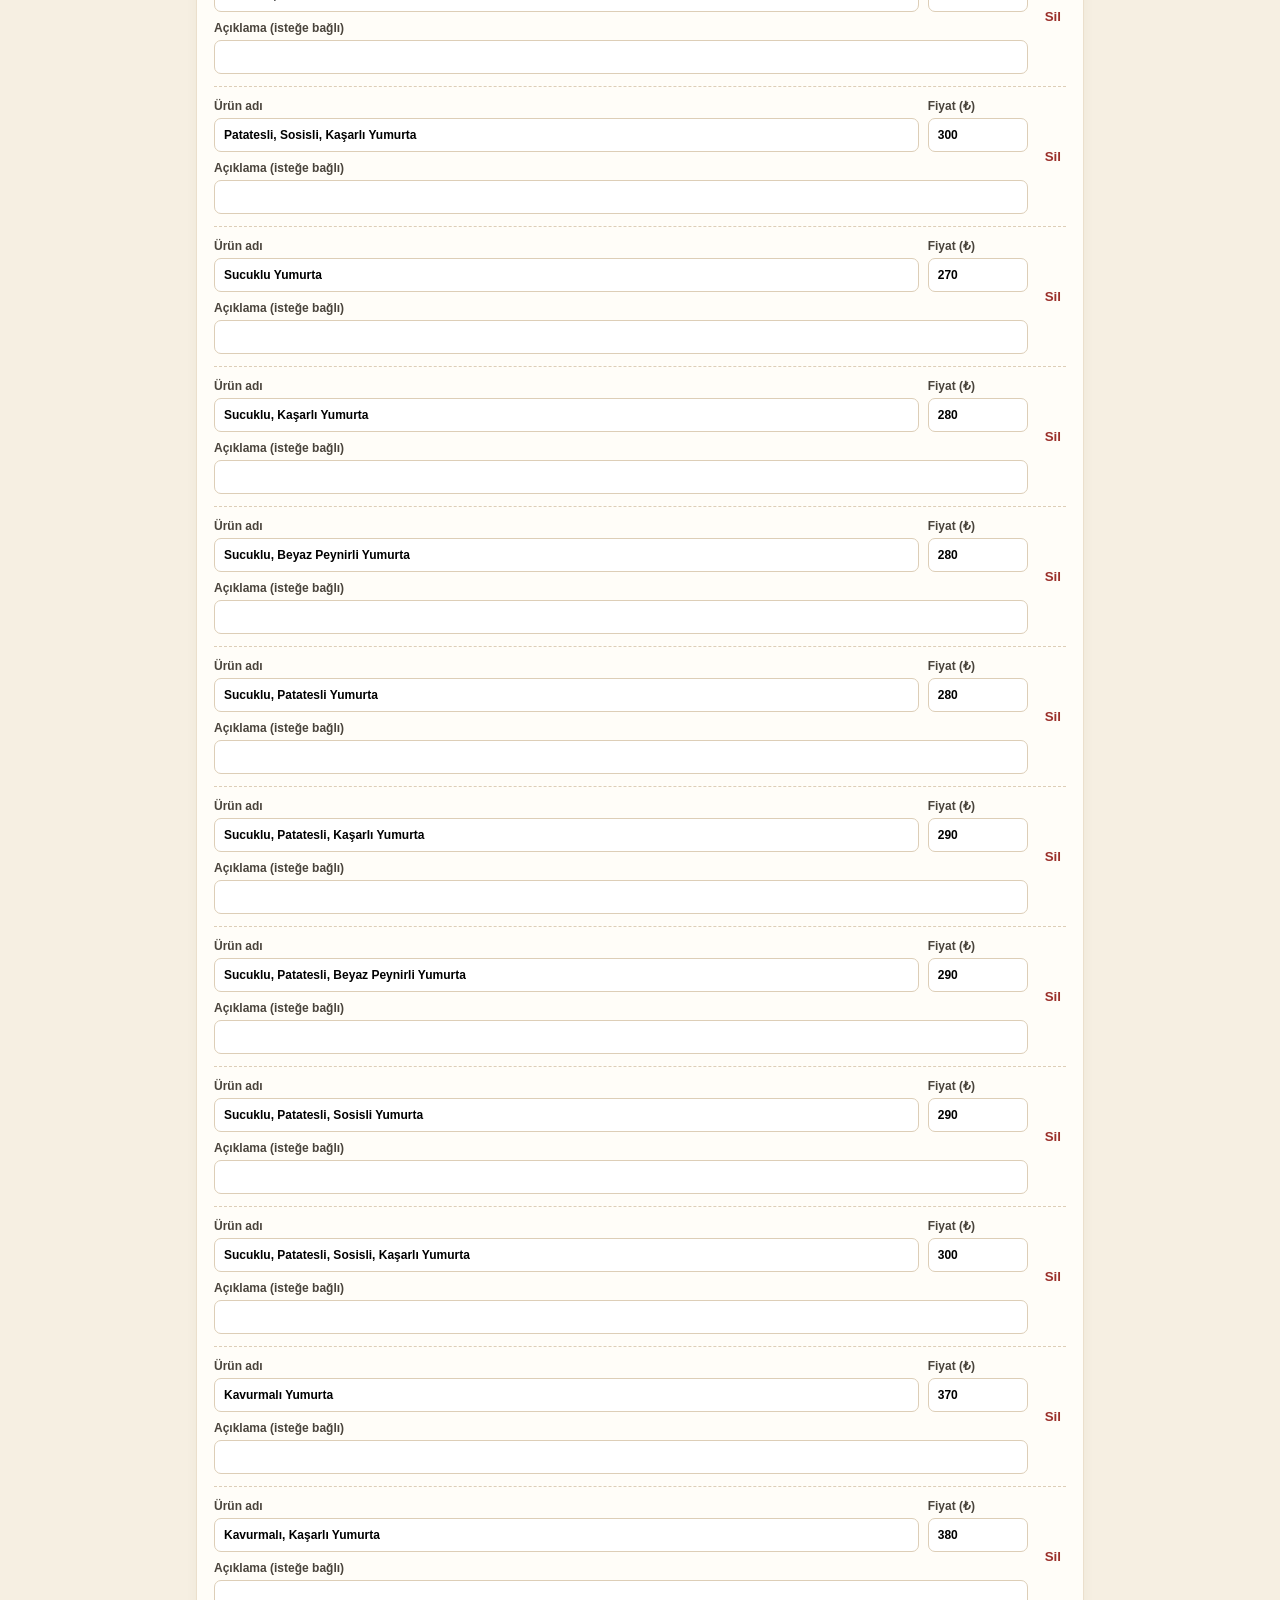
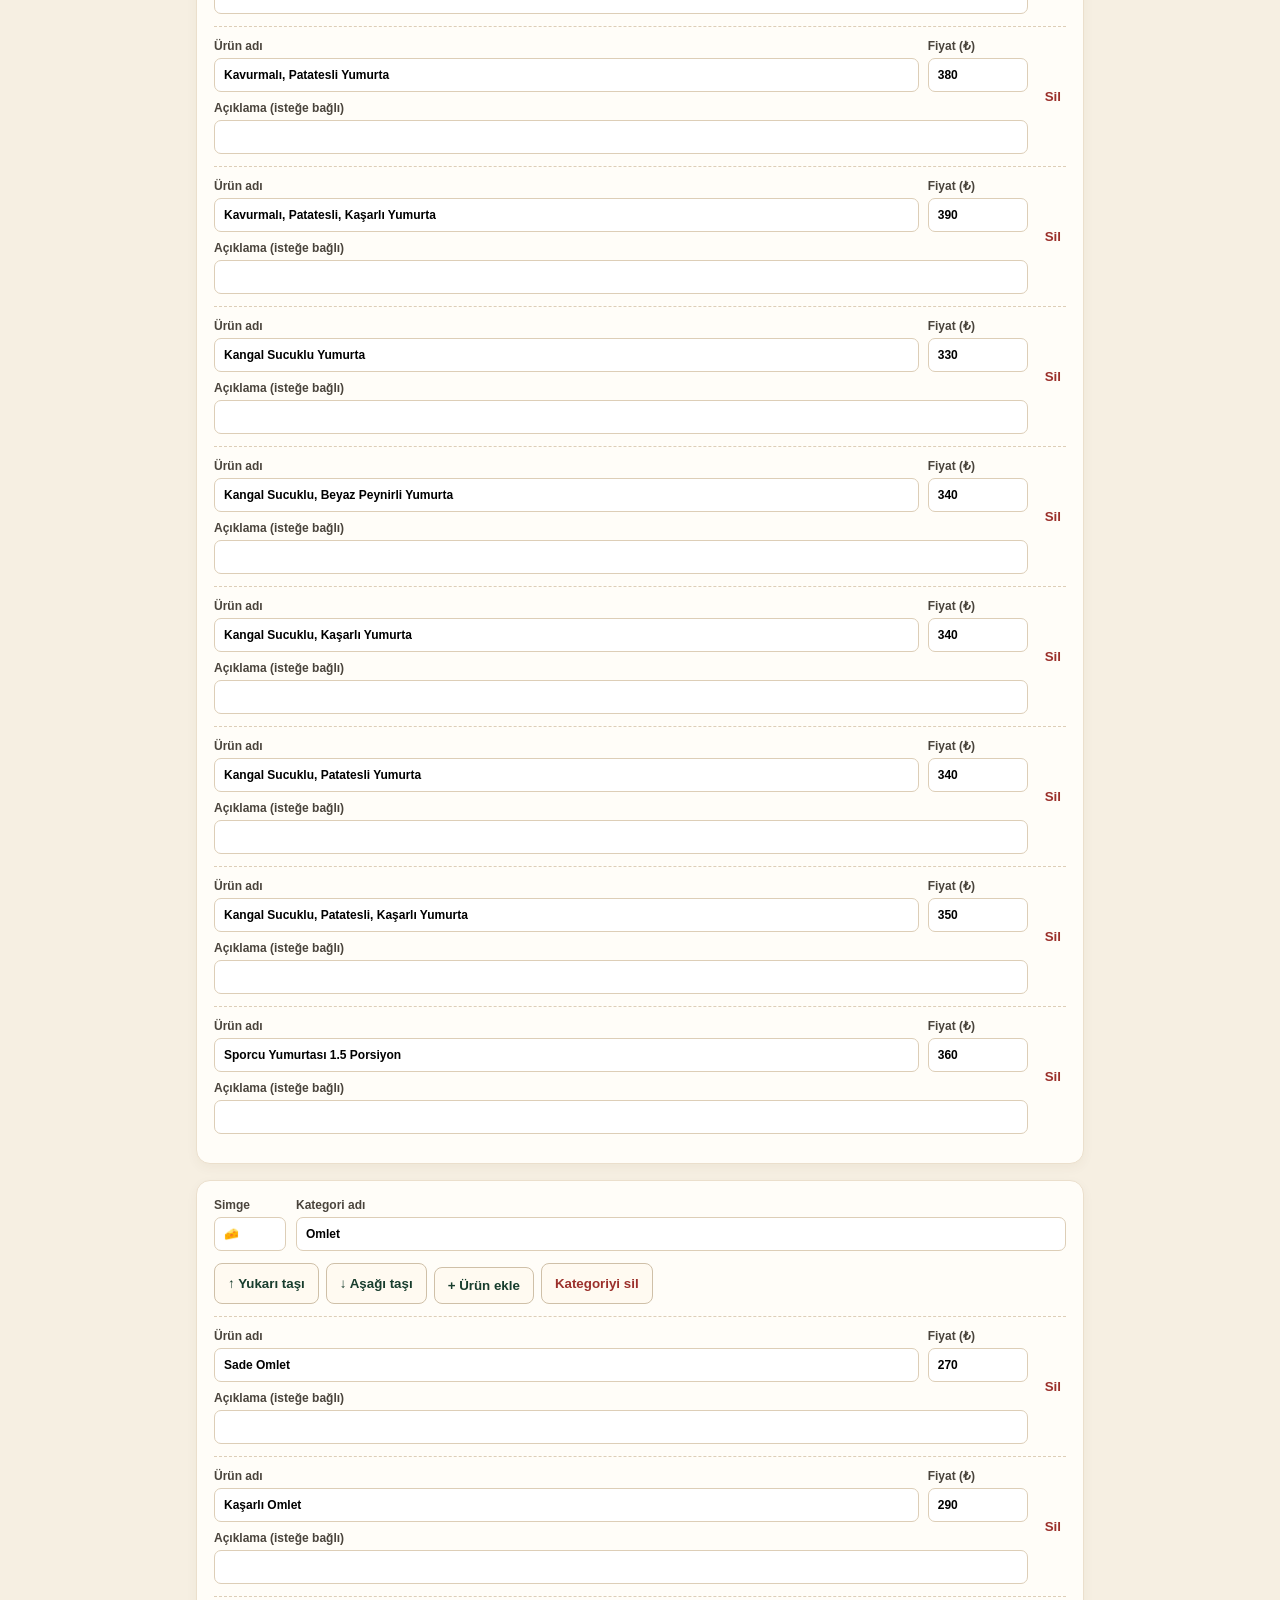
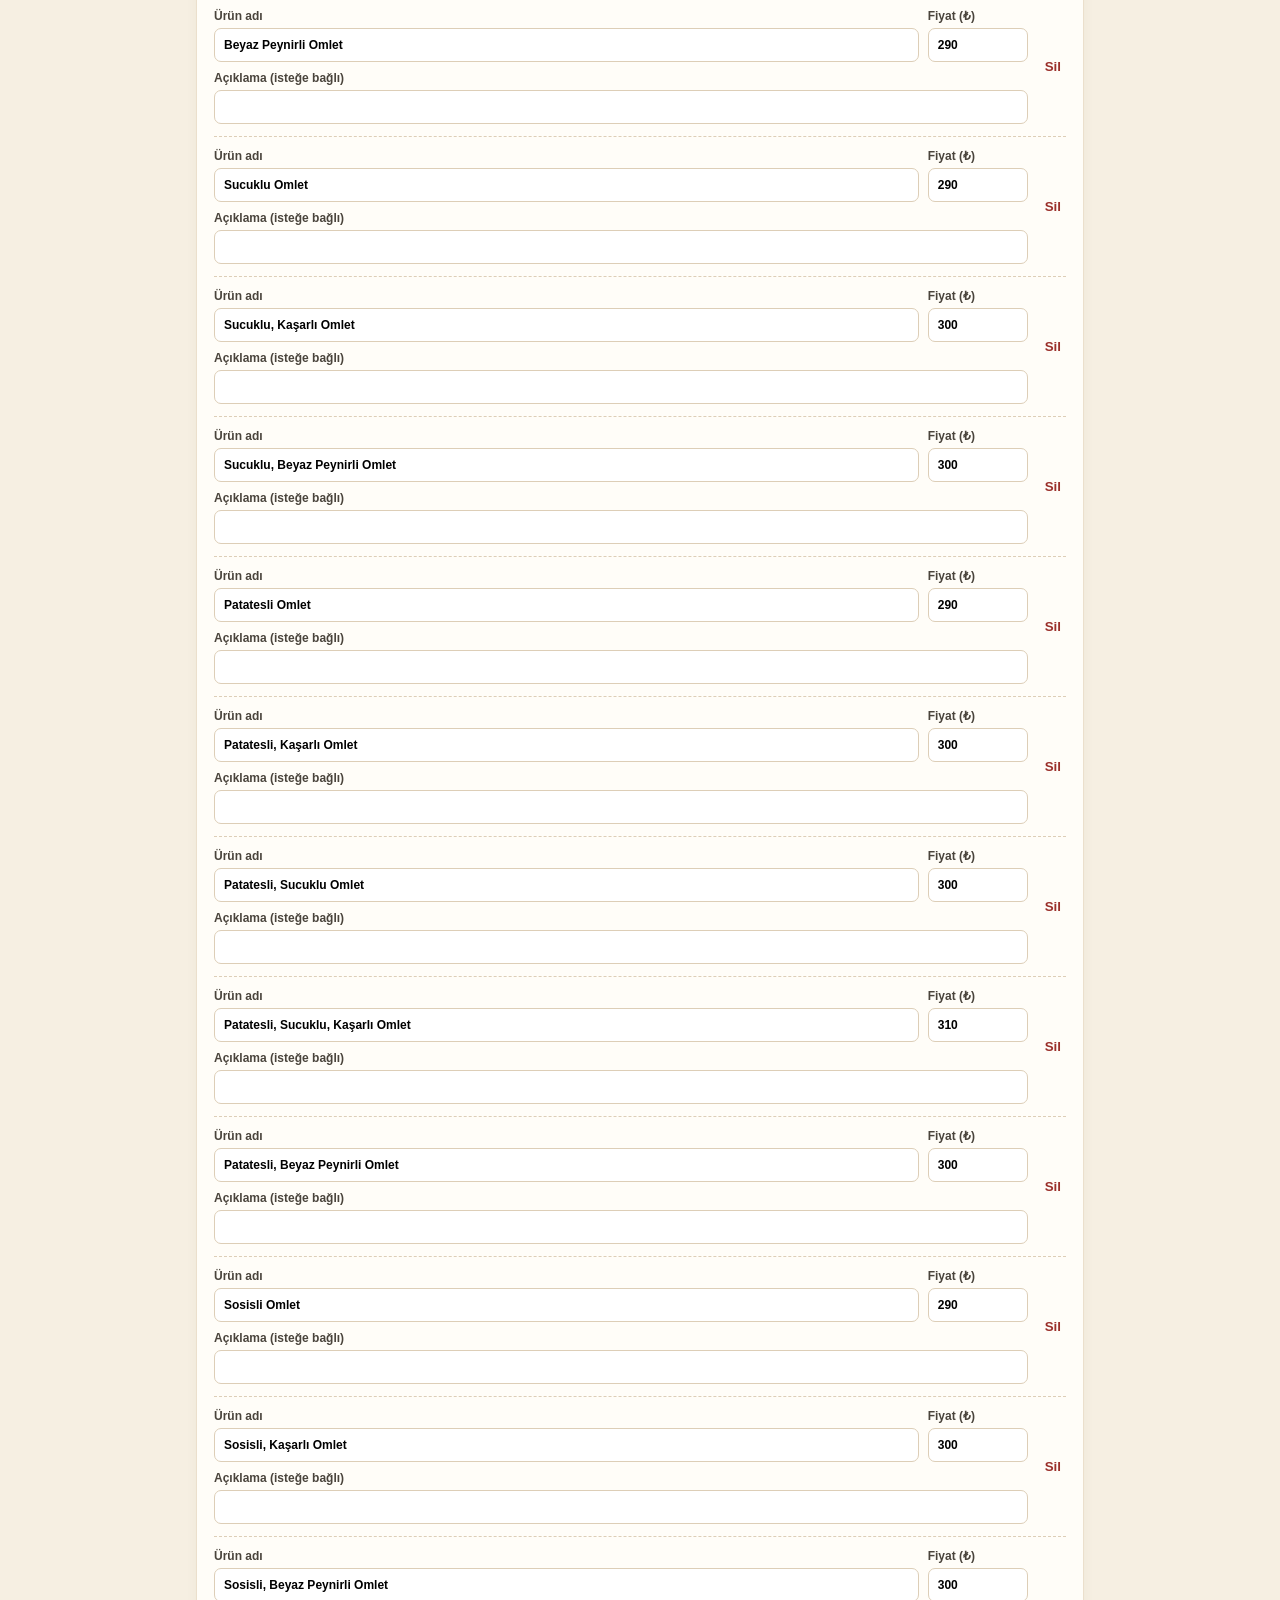
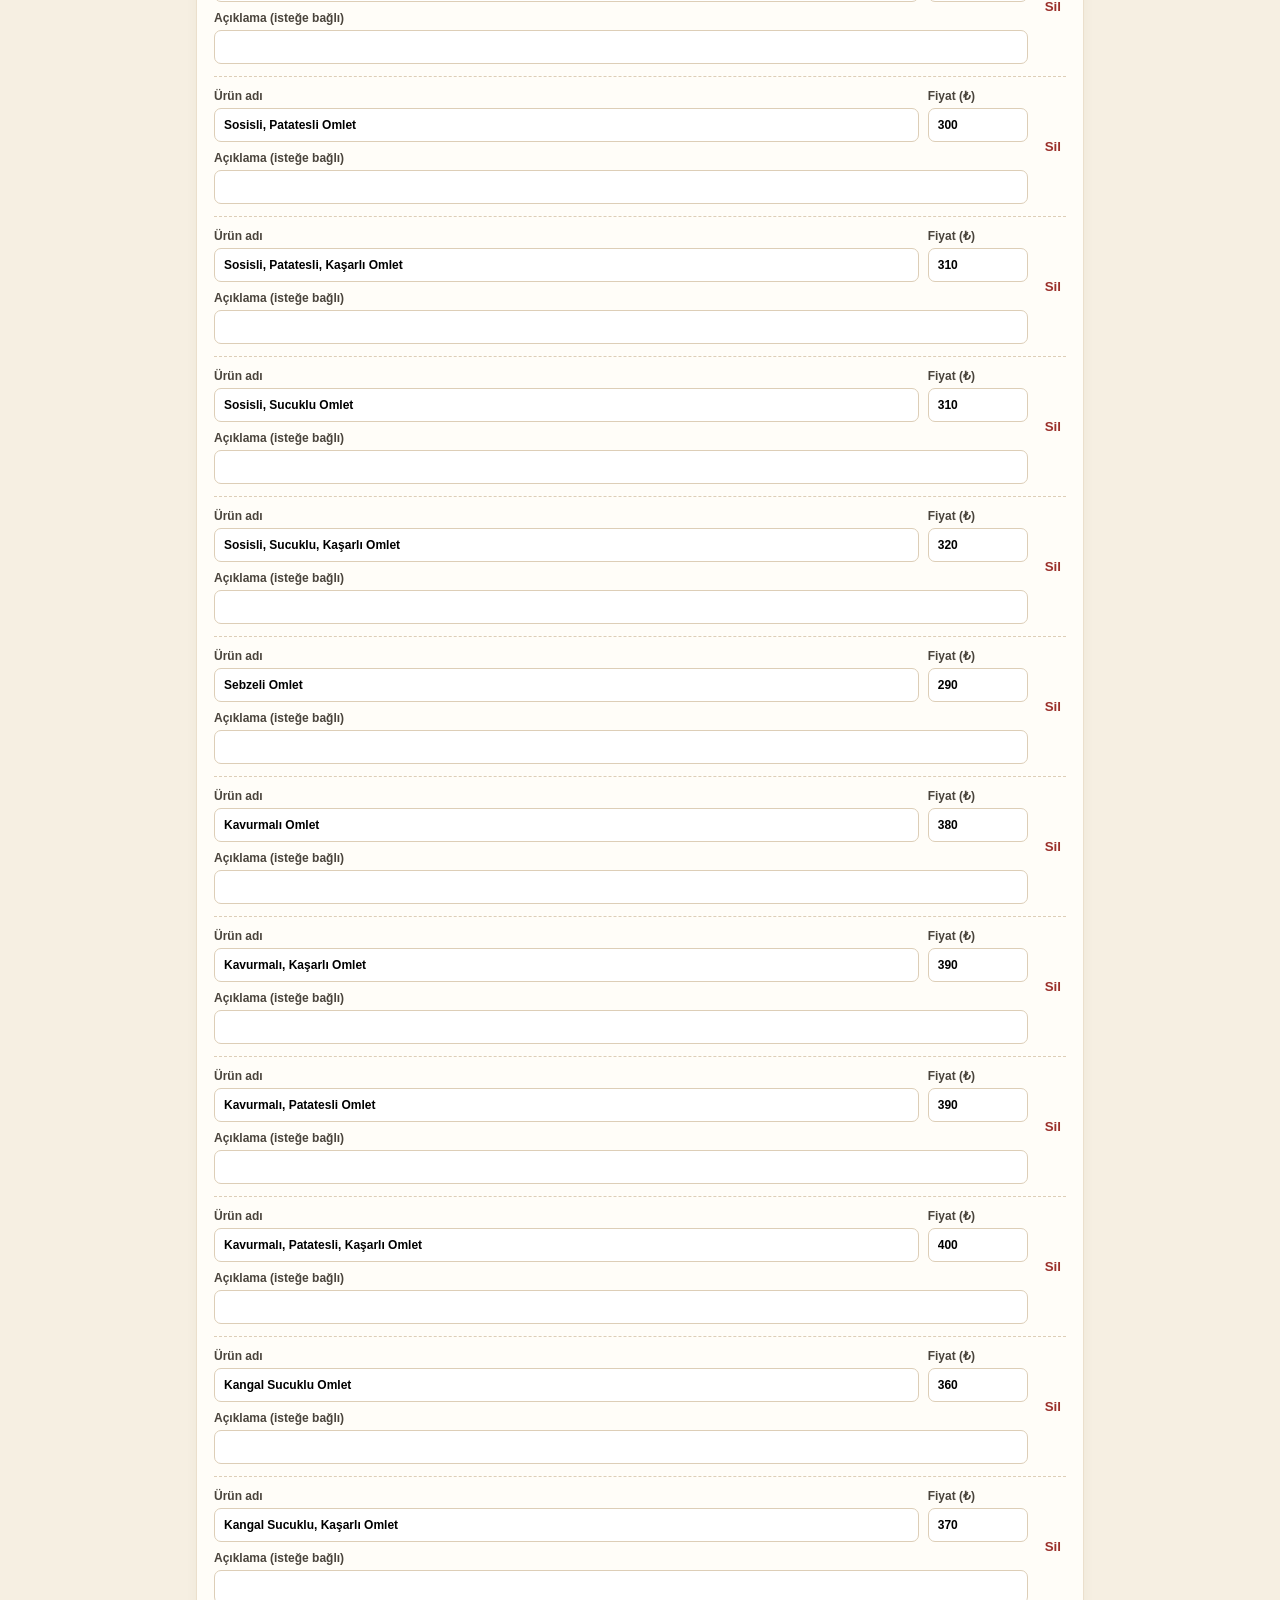
<file: admin.html>
<!doctype html>
<html lang="tr">
<head>
  <meta charset="utf-8">
  <meta name="viewport" content="width=device-width, initial-scale=1">
  <title>SAHANDA KAHVALTI | Menü Yönetimi</title>
  <link rel="stylesheet" href="admin.css">
</head>
<body>
  <main class="admin-shell">
    <header><a href="index.html">← Menüye dön</a><h1>Menü Yönetimi</h1><p>Değişikliklerini burada yap, sonra güncellenmiş menü dosyasını indir.</p></header>
    <section class="notice"><b>Nasıl çalışır?</b> Yaptığınız değişiklikler önce bu tarayıcıda saklanır. İşiniz bittiğinde <b>“Veriyi indir”</b> düğmesine basın. İnen <code>menu-data.js</code> dosyasını GitHub'daki aynı dosyanın yerine koyduğunuzda QR menünüz güncellenir.</section>
    <section class="settings card"><h2>Genel bilgiler</h2><label>Marka adı<input id="brand" type="text"></label><label>Kuruluş yılı<input id="year" type="text"></label><label>Fiyat güncelleme tarihi<input id="updatedAt" type="text" placeholder="gg.aa.yyyy"></label><label>KDV notu<input id="taxNote" type="text"></label></section>
    <div class="toolbar"><button class="primary" id="add-category">+ Yeni kategori</button><button id="download">↓ Veriyi indir</button><button id="preview">Menüyü önizle ↗</button><button class="danger" id="reset">Baştaki veriye dön</button></div>
    <div id="categories"></div>
  </main>
  <template id="item-template"><article class="item-edit"><div class="fields"><label>Ürün adı<input class="item-name" type="text"></label><label>Fiyat (₺)<input class="item-price" type="number" min="0" step="1"></label><label class="wide">Açıklama (isteğe bağlı)<input class="item-description" type="text"></label></div><button class="remove-item" title="Ürünü sil">Sil</button></article></template>
  <script src="menu-data.js"></script>
  <script src="admin.js"></script>
</body>
</html>
</file>
<file: admin.css>
:root{--cream:#f6efe2;--green:#183d2d;--red:#b5453e;--line:#ddceb7}*{box-sizing:border-box}body{margin:0;background:var(--cream);font-family:Arial,sans-serif;color:#292521}.admin-shell{max-width:920px;margin:auto;padding:26px 16px 56px}header a{color:var(--green);font-weight:bold;text-decoration:none}h1,h2,h3{font-family:Georgia,serif;color:var(--green)}h1{margin:13px 0 5px;font-size:36px}header p{margin-top:0;color:#655e55}.notice{background:#fff7e5;border-left:5px solid #c58331;padding:13px 15px;border-radius:8px;font-size:14px;line-height:1.5;margin:22px 0}.card,.category-card{background:#fffdf8;border:1px solid #ebdfcc;border-radius:14px;padding:17px;margin:16px 0;box-shadow:0 4px 12px #4f3e1b0c}.settings{display:grid;grid-template-columns:repeat(2,minmax(0,1fr));gap:12px}.settings h2{grid-column:1/-1;margin:0;font-size:22px}label{display:block;font-size:12px;font-weight:bold;color:#4a443c}input{display:block;width:100%;padding:9px;border:1px solid var(--line);border-radius:7px;margin-top:5px;font:inherit;background:#fff}.toolbar{display:flex;gap:8px;flex-wrap:wrap;margin:18px 0}button{border:1px solid #cfc0a8;border-radius:8px;background:#fffaf1;color:var(--green);font-weight:bold;padding:10px 13px;cursor:pointer}.primary{background:var(--green);color:#fff;border-color:var(--green)}.danger,.remove-item,.remove-category{color:#9b302b}.category-top{display:flex;gap:10px;align-items:flex-end}.category-top label{flex:1}.category-top .icon{max-width:72px}.category-actions{display:flex;gap:7px;margin:12px 0}.item-edit{display:flex;gap:12px;border-top:1px dashed var(--line);padding:12px 0}.fields{display:grid;grid-template-columns:2fr 100px;gap:9px;flex:1}.wide{grid-column:1/-1}.remove-item{align-self:center;border:0;background:none;padding:5px}.add-item{margin-top:4px}@media(max-width:600px){.settings{grid-template-columns:1fr}.fields{grid-template-columns:1fr}.item-edit{gap:4px}.category-top{align-items:flex-end}}
</file>
